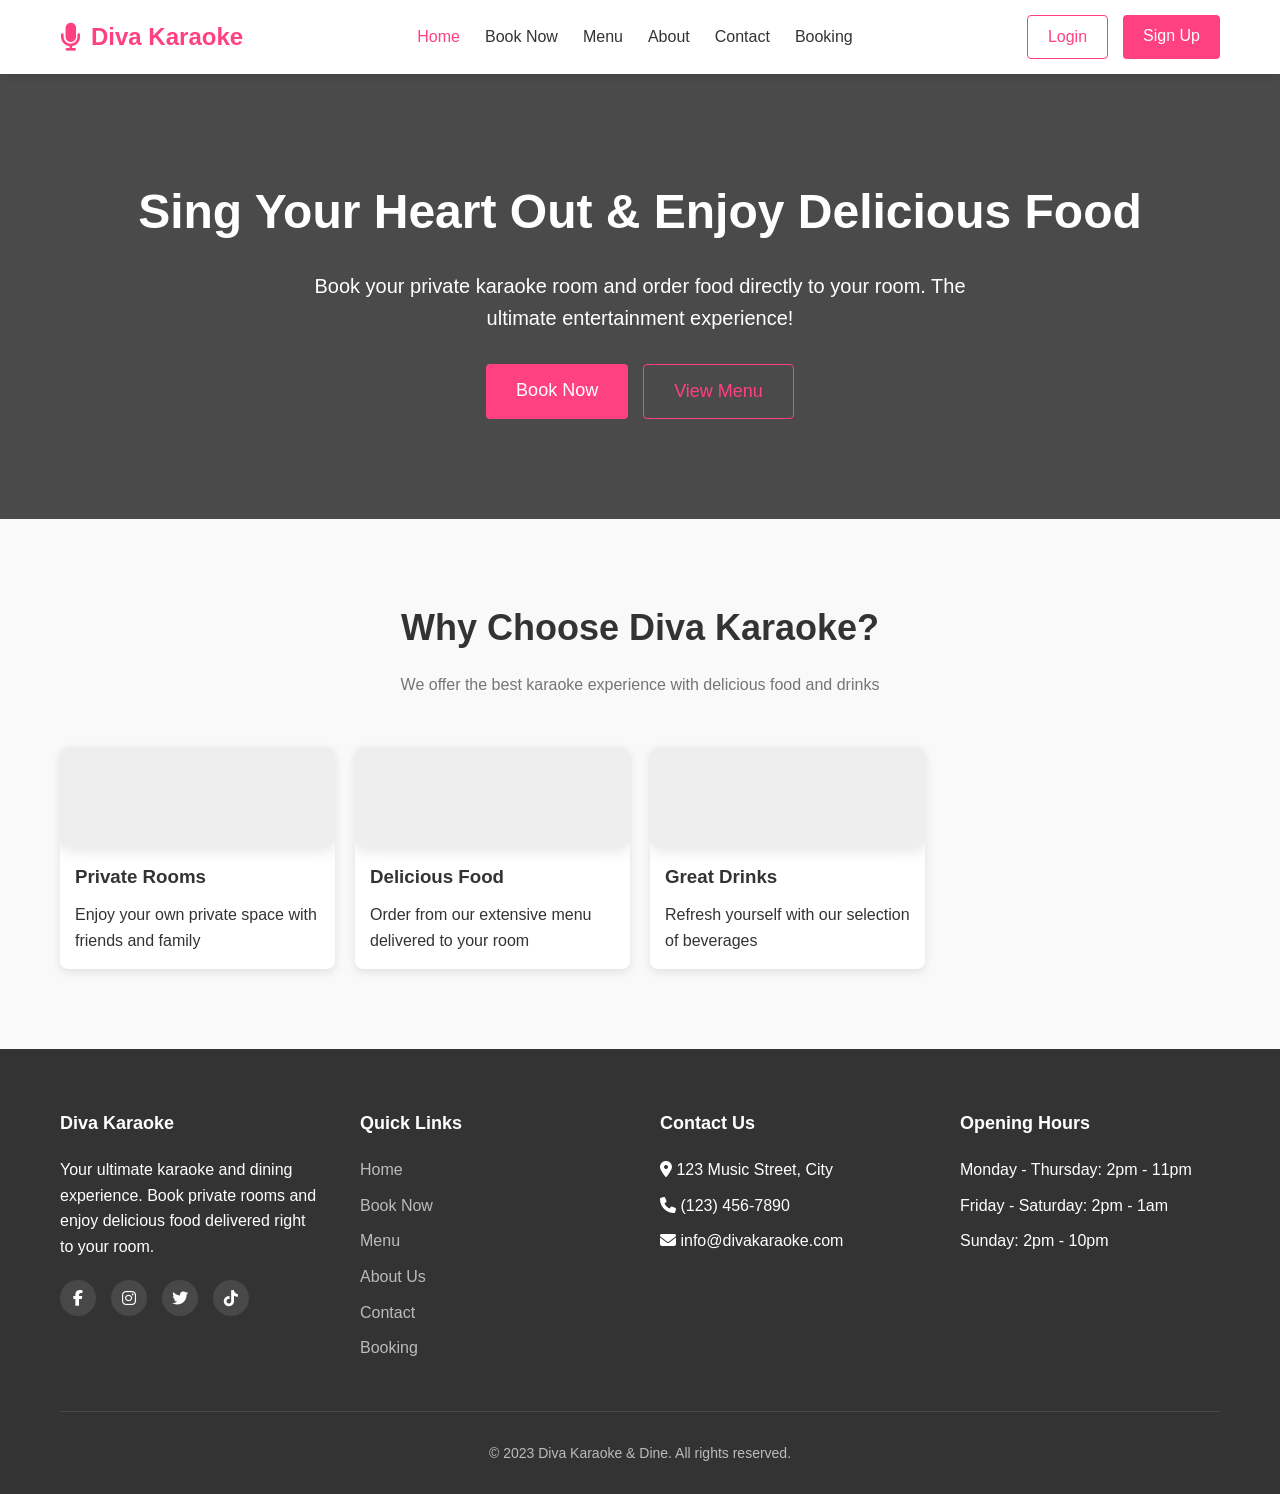
<file: index.html>
<!DOCTYPE html>
<html lang="en">
<head>
    <meta charset="UTF-8">
    <meta name="viewport" content="width=device-width, initial-scale=1.0">
    <title>Diva Karaoke | Karaoke & Food</title>
    <link rel="stylesheet" href="https://cdnjs.cloudflare.com/ajax/libs/font-awesome/6.4.0/css/all.min.css">
    <link rel="stylesheet" href="style.css">
</head>
<body>
    <!-- Header -->
    <header>
        <div class="container">
            <div class="header-content">
                <a href="index.html" class="logo">
                    <i class="fas fa-microphone"></i>
                    <span>Diva Karaoke</span>
                </a>
                <nav>
                    <ul>
                        <li><a href="index.html" class="active">Home</a></li>
                        <li><a href="booking.html">Book Now</a></li>
                        <li><a href="menu.html">Menu</a></li>
                        <li><a href="about.html">About</a></li>
                        <li><a href="contact.html">Contact</a></li>
                        <li><a href="booking-details.html" >Booking</a></li>
                    </ul>
                </nav>
                <div class="auth-buttons">
                    <a href="#" class="btn btn-outline">Login</a>
                    <a href="#" class="btn btn-primary">Sign Up</a>
                </div>
            </div>
        </div>
    </header>

    <!-- Hero Section -->
    <section class="hero">
        <div class="container">
            <h1>Sing Your Heart Out & Enjoy Delicious Food</h1>
            <p>Book your private karaoke room and order food directly to your room. The ultimate entertainment experience!</p>
            <div class="hero-buttons">
                <a href="booking.html" class="btn btn-primary btn-large">Book Now</a>
                <a href="#" class="btn btn-outline btn-large">View Menu</a>
            </div>
        </div>
    </section>

    <!-- Features Section -->
    <section class="section">
        <div class="container">
            <div class="section-title">
                <h2>Why Choose Diva Karaoke?</h2>
                <p>We offer the best karaoke experience with delicious food and drinks</p>
            </div>
            
            <div class="room-selection">
                <div class="room-card">
                    <div class="room-image" style="background-image: url('https://images.unsplash.com/photo-1516450360452-9312f5e86fc7?ixlib=rb-4.0.3&auto=format&fit=crop&w=1350&q=80');"></div>
                    <div class="room-details">
                        <h3>Private Rooms</h3>
                        <p>Enjoy your own private space with friends and family</p>
                    </div>
                </div>
                
                <div class="room-card">
                    <div class="room-image" style="background-image: url('https://images.unsplash.com/photo-1565299624946-b28f40a0ca4b?ixlib=rb-4.0.3&auto=format&fit=crop&w=1350&q=80');"></div>
                    <div class="room-details">
                        <h3>Delicious Food</h3>
                        <p>Order from our extensive menu delivered to your room</p>
                    </div>
                </div>
                
                <div class="room-card">
                    <div class="room-image" style="background-image: url('https://images.unsplash.com/photo-1544145945-f90425340c7e?ixlib=rb-4.0.3&auto=format&fit=crop&w=1350&q=80');"></div>
                    <div class="room-details">
                        <h3>Great Drinks</h3>
                        <p>Refresh yourself with our selection of beverages</p>
                    </div>
                </div>
            </div>
        </div>
    </section>

    <!-- Footer -->
    <footer>
        <div class="container">
            <div class="footer-content">
                <div class="footer-column">
                    <h3>Diva Karaoke</h3>
                    <p>Your ultimate karaoke and dining experience. Book private rooms and enjoy delicious food delivered right to your room.</p>
                    <div class="social-links">
                        <a href="#"><i class="fab fa-facebook-f"></i></a>
                        <a href="#"><i class="fab fa-instagram"></i></a>
                        <a href="#"><i class="fab fa-twitter"></i></a>
                        <a href="#"><i class="fab fa-tiktok"></i></a>
                    </div>
                </div>
                
                <div class="footer-column">
                    <h3>Quick Links</h3>
                    <ul>
                        <li><a href="index.html">Home</a></li>
                        <li><a href="booking.html">Book Now</a></li>
                        <li><a href="menu.html">Menu</a></li>
                        <li><a href="about.html">About Us</a></li>
                        <li><a href="contact.html">Contact</a></li>
                        <li><a href="booking-details.html">Booking</a></li>
                    </ul>
                </div>
                
                <div class="footer-column">
                    <h3>Contact Us</h3>
                    <ul>
                        <li><i class="fas fa-map-marker-alt"></i> 123 Music Street, City</li>
                        <li><i class="fas fa-phone"></i> (123) 456-7890</li>
                        <li><i class="fas fa-envelope"></i> info@divakaraoke.com</li>
                    </ul>
                </div>
                
                <div class="footer-column">
                    <h3>Opening Hours</h3>
                    <ul>
                        <li>Monday - Thursday: 2pm - 11pm</li>
                        <li>Friday - Saturday: 2pm - 1am</li>
                        <li>Sunday: 2pm - 10pm</li>
                    </ul>
                </div>
            </div>
            
            <div class="copyright">
                <p>&copy; 2023 Diva Karaoke & Dine. All rights reserved.</p>
            </div>
        </div>
    </footer>

    <script src="script.js"></script>
</body>
</html>
</file>
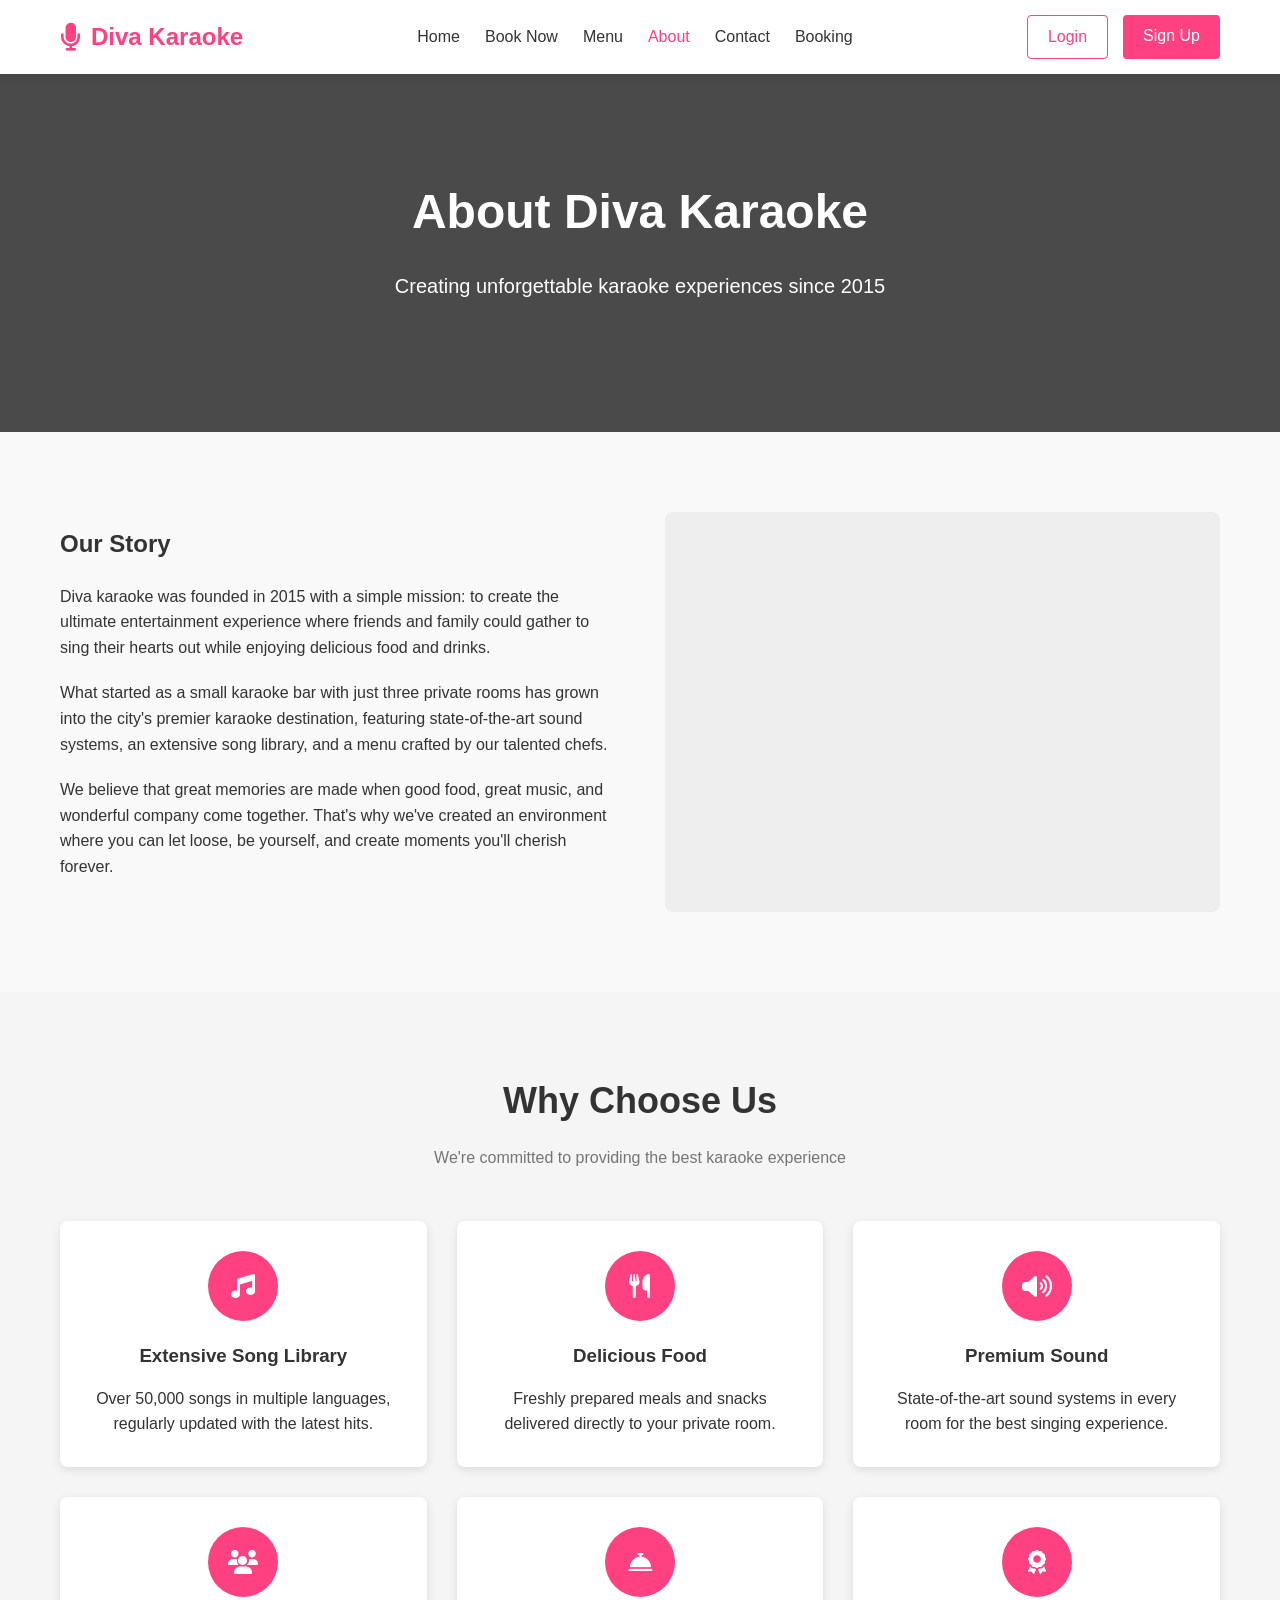
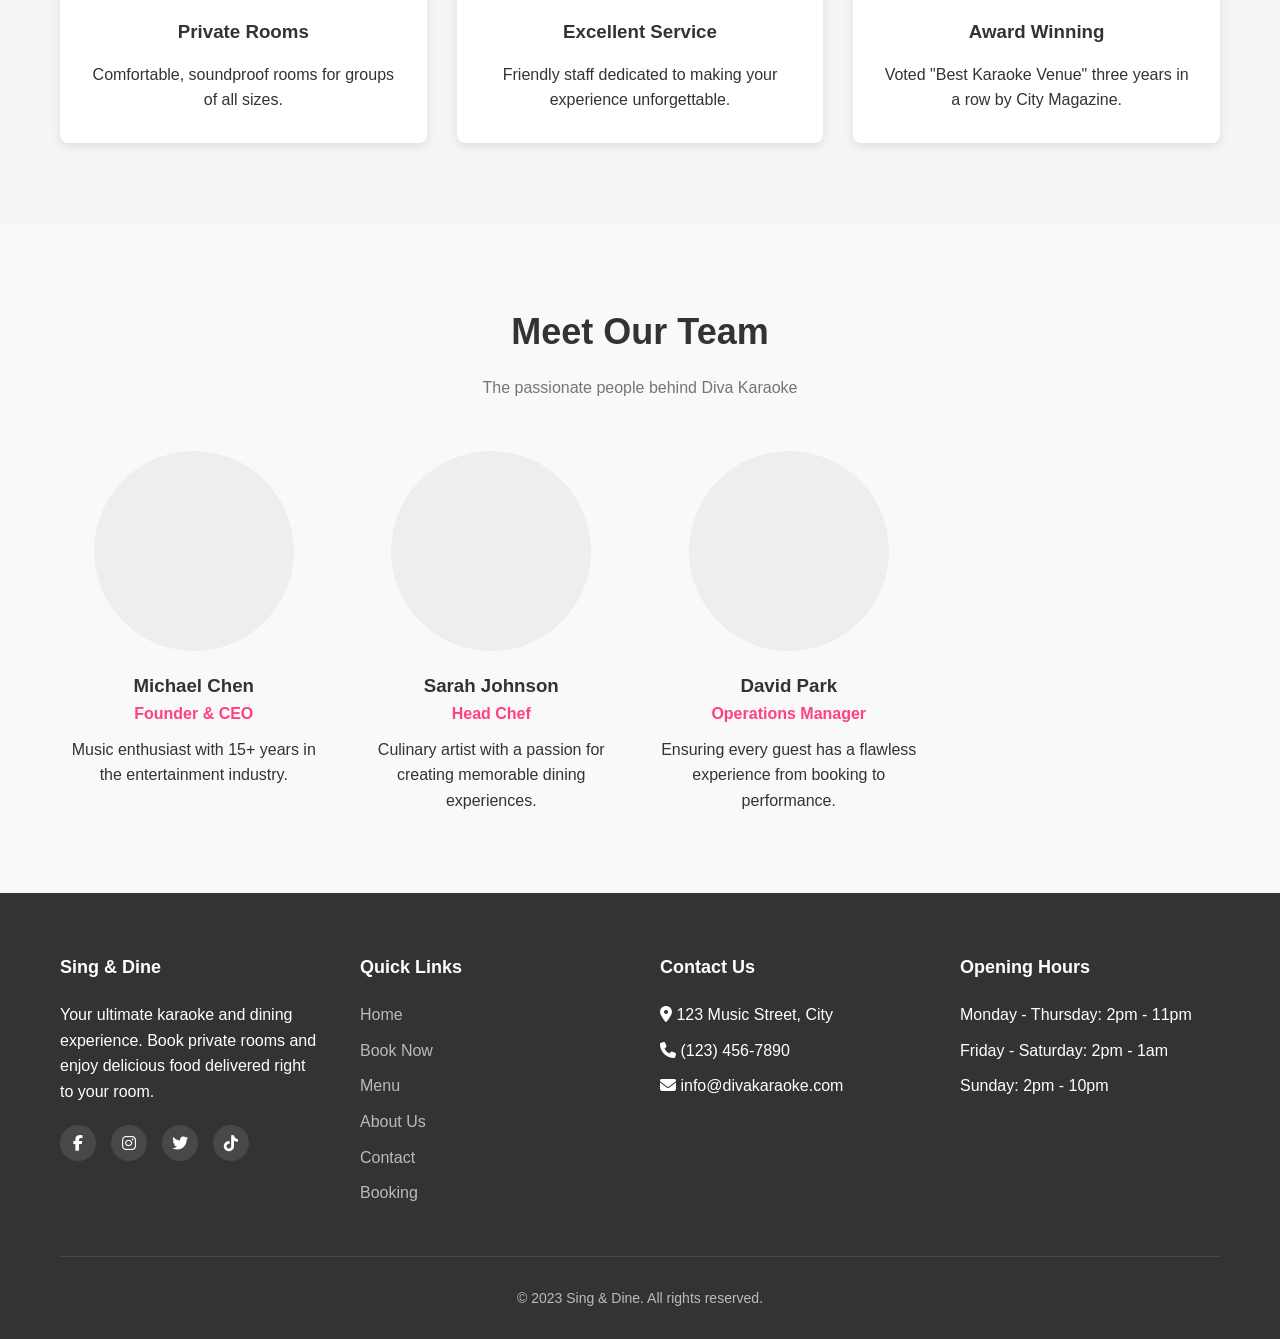
<file: about.html>
<!DOCTYPE html>
<html lang="en">
<head>
    <meta charset="UTF-8">
    <meta name="viewport" content="width=device-width, initial-scale=1.0">
    <title>About Us | Diva</title>
    <link rel="stylesheet" href="https://cdnjs.cloudflare.com/ajax/libs/font-awesome/6.4.0/css/all.min.css">
    <link rel="stylesheet" href="style.css">
</head>
<body>
    <!-- Header -->
    <header>
        <div class="container">
            <div class="header-content">
                <a href="index.html" class="logo">
                    <i class="fas fa-microphone"></i>
                    <span>Diva Karaoke</span>
                </a>
                <nav>
                    <ul>
                        <li><a href="index.html">Home</a></li>
                        <li><a href="booking.html">Book Now</a></li>
                        <li><a href="menu.html">Menu</a></li>
                        <li><a href="about.html" class="active">About</a></li>
                        <li><a href="contact.html">Contact</a></li>
                        <li><a href="booking-details.html">Booking</a></li>
                    </ul>
                </nav>
                <div class="auth-buttons">
                    <a href="#" class="btn btn-outline">Login</a>
                    <a href="#" class="btn btn-primary">Sign Up</a>
                </div>
            </div>
        </div>
    </header>

    <!-- About Hero Section -->
    <section class="hero" style="background: linear-gradient(rgba(0,0,0,0.7), rgba(0,0,0,0.7)), url('https://images.unsplash.com/photo-1516450360452-9312f5e86fc7?ixlib=rb-4.0.3&auto=format&fit=crop&w=1350&q=80');">
        <div class="container">
            <h1>About Diva Karaoke</h1>
            <p>Creating unforgettable karaoke experiences since 2015</p>
        </div>
    </section>

    <!-- About Content -->
    <section class="section">
        <div class="container">
            <div class="about-content">
                <div class="about-text">
                    <h2>Our Story</h2>
                    <p>Diva karaoke was founded in 2015 with a simple mission: to create the ultimate entertainment experience where friends and family could gather to sing their hearts out while enjoying delicious food and drinks.</p>
                    
                    <p>What started as a small karaoke bar with just three private rooms has grown into the city's premier karaoke destination, featuring state-of-the-art sound systems, an extensive song library, and a menu crafted by our talented chefs.</p>
                    
                    <p>We believe that great memories are made when good food, great music, and wonderful company come together. That's why we've created an environment where you can let loose, be yourself, and create moments you'll cherish forever.</p>
                </div>
                
                <div class="about-image">
                    <div class="image-placeholder" style="background-image: url('https://images.unsplash.com/photo-1571019613454-1cb2f99b2d8b?ixlib=rb-4.0.3&auto=format&fit=crop&w=1350&q=80');"></div>
                </div>
            </div>
        </div>
    </section>

    <!-- Features Section -->
    <section class="section" style="background-color: #f5f5f5;">
        <div class="container">
            <div class="section-title">
                <h2>Why Choose Us</h2>
                <p>We're committed to providing the best karaoke experience</p>
            </div>
            
            <div class="features-grid">
                <div class="feature-card">
                    <div class="feature-icon">
                        <i class="fas fa-music"></i>
                    </div>
                    <h3>Extensive Song Library</h3>
                    <p>Over 50,000 songs in multiple languages, regularly updated with the latest hits.</p>
                </div>
                
                <div class="feature-card">
                    <div class="feature-icon">
                        <i class="fas fa-utensils"></i>
                    </div>
                    <h3>Delicious Food</h3>
                    <p>Freshly prepared meals and snacks delivered directly to your private room.</p>
                </div>
                
                <div class="feature-card">
                    <div class="feature-icon">
                        <i class="fas fa-volume-up"></i>
                    </div>
                    <h3>Premium Sound</h3>
                    <p>State-of-the-art sound systems in every room for the best singing experience.</p>
                </div>
                
                <div class="feature-card">
                    <div class="feature-icon">
                        <i class="fas fa-users"></i>
                    </div>
                    <h3>Private Rooms</h3>
                    <p>Comfortable, soundproof rooms for groups of all sizes.</p>
                </div>
                
                <div class="feature-card">
                    <div class="feature-icon">
                        <i class="fas fa-concierge-bell"></i>
                    </div>
                    <h3>Excellent Service</h3>
                    <p>Friendly staff dedicated to making your experience unforgettable.</p>
                </div>
                
                <div class="feature-card">
                    <div class="feature-icon">
                        <i class="fas fa-award"></i>
                    </div>
                    <h3>Award Winning</h3>
                    <p>Voted "Best Karaoke Venue" three years in a row by City Magazine.</p>
                </div>
            </div>
        </div>
    </section>

    <!-- Team Section -->
    <section class="section">
        <div class="container">
            <div class="section-title">
                <h2>Meet Our Team</h2>
                <p>The passionate people behind Diva Karaoke</p>
            </div>
            
            <div class="team-grid">
                <div class="team-member">
                    <div class="member-photo" style="background-image: url('https://images.unsplash.com/photo-1507003211169-0a1dd7228f2d?ixlib=rb-4.0.3&auto=format&fit=crop&w=1350&q=80');"></div>
                    <h3>Michael Chen</h3>
                    <p class="member-role">Founder & CEO</p>
                    <p>Music enthusiast with 15+ years in the entertainment industry.</p>
                </div>
                
                <div class="team-member">
                    <div class="member-photo" style="background-image: url('https://images.unsplash.com/photo-1494790108755-2616b612b786?ixlib=rb-4.0.3&auto=format&fit=crop&w=1350&q=80');"></div>
                    <h3>Sarah Johnson</h3>
                    <p class="member-role">Head Chef</p>
                    <p>Culinary artist with a passion for creating memorable dining experiences.</p>
                </div>
                
                <div class="team-member">
                    <div class="member-photo" style="background-image: url('https://images.unsplash.com/photo-1472099645785-5658abf4ff4e?ixlib=rb-4.0.3&auto=format&fit=crop&w=1350&q=80');"></div>
                    <h3>David Park</h3>
                    <p class="member-role">Operations Manager</p>
                    <p>Ensuring every guest has a flawless experience from booking to performance.</p>
                </div>
            </div>
        </div>
    </section>

    <!-- Footer -->
    <footer>
        <div class="container">
            <div class="footer-content">
                <div class="footer-column">
                    <h3>Sing & Dine</h3>
                    <p>Your ultimate karaoke and dining experience. Book private rooms and enjoy delicious food delivered right to your room.</p>
                    <div class="social-links">
                        <a href="#"><i class="fab fa-facebook-f"></i></a>
                        <a href="#"><i class="fab fa-instagram"></i></a>
                        <a href="#"><i class="fab fa-twitter"></i></a>
                        <a href="#"><i class="fab fa-tiktok"></i></a>
                    </div>
                </div>
                
                <div class="footer-column">
                    <h3>Quick Links</h3>
                    <ul>
                        <li><a href="index.html">Home</a></li>
                        <li><a href="booking.html">Book Now</a></li>
                        <li><a href="menu.html">Menu</a></li>
                        <li><a href="about.html">About Us</a></li>
                        <li><a href="contact.html">Contact</a></li>
                        <li><a href="booking-details.html">Booking</a></li>
                    </ul>
                </div>
                
                <div class="footer-column">
                    <h3>Contact Us</h3>
                    <ul>
                        <li><i class="fas fa-map-marker-alt"></i> 123 Music Street, City</li>
                        <li><i class="fas fa-phone"></i> (123) 456-7890</li>
                        <li><i class="fas fa-envelope"></i> info@divakaraoke.com</li>
                    </ul>
                </div>
                
                <div class="footer-column">
                    <h3>Opening Hours</h3>
                    <ul>
                        <li>Monday - Thursday: 2pm - 11pm</li>
                        <li>Friday - Saturday: 2pm - 1am</li>
                        <li>Sunday: 2pm - 10pm</li>
                    </ul>
                </div>
            </div>
            
            <div class="copyright">
                <p>&copy; 2023 Sing & Dine. All rights reserved.</p>
            </div>
        </div>
    </footer>

    <script src="script.js"></script>
</body>
</html>
</file>
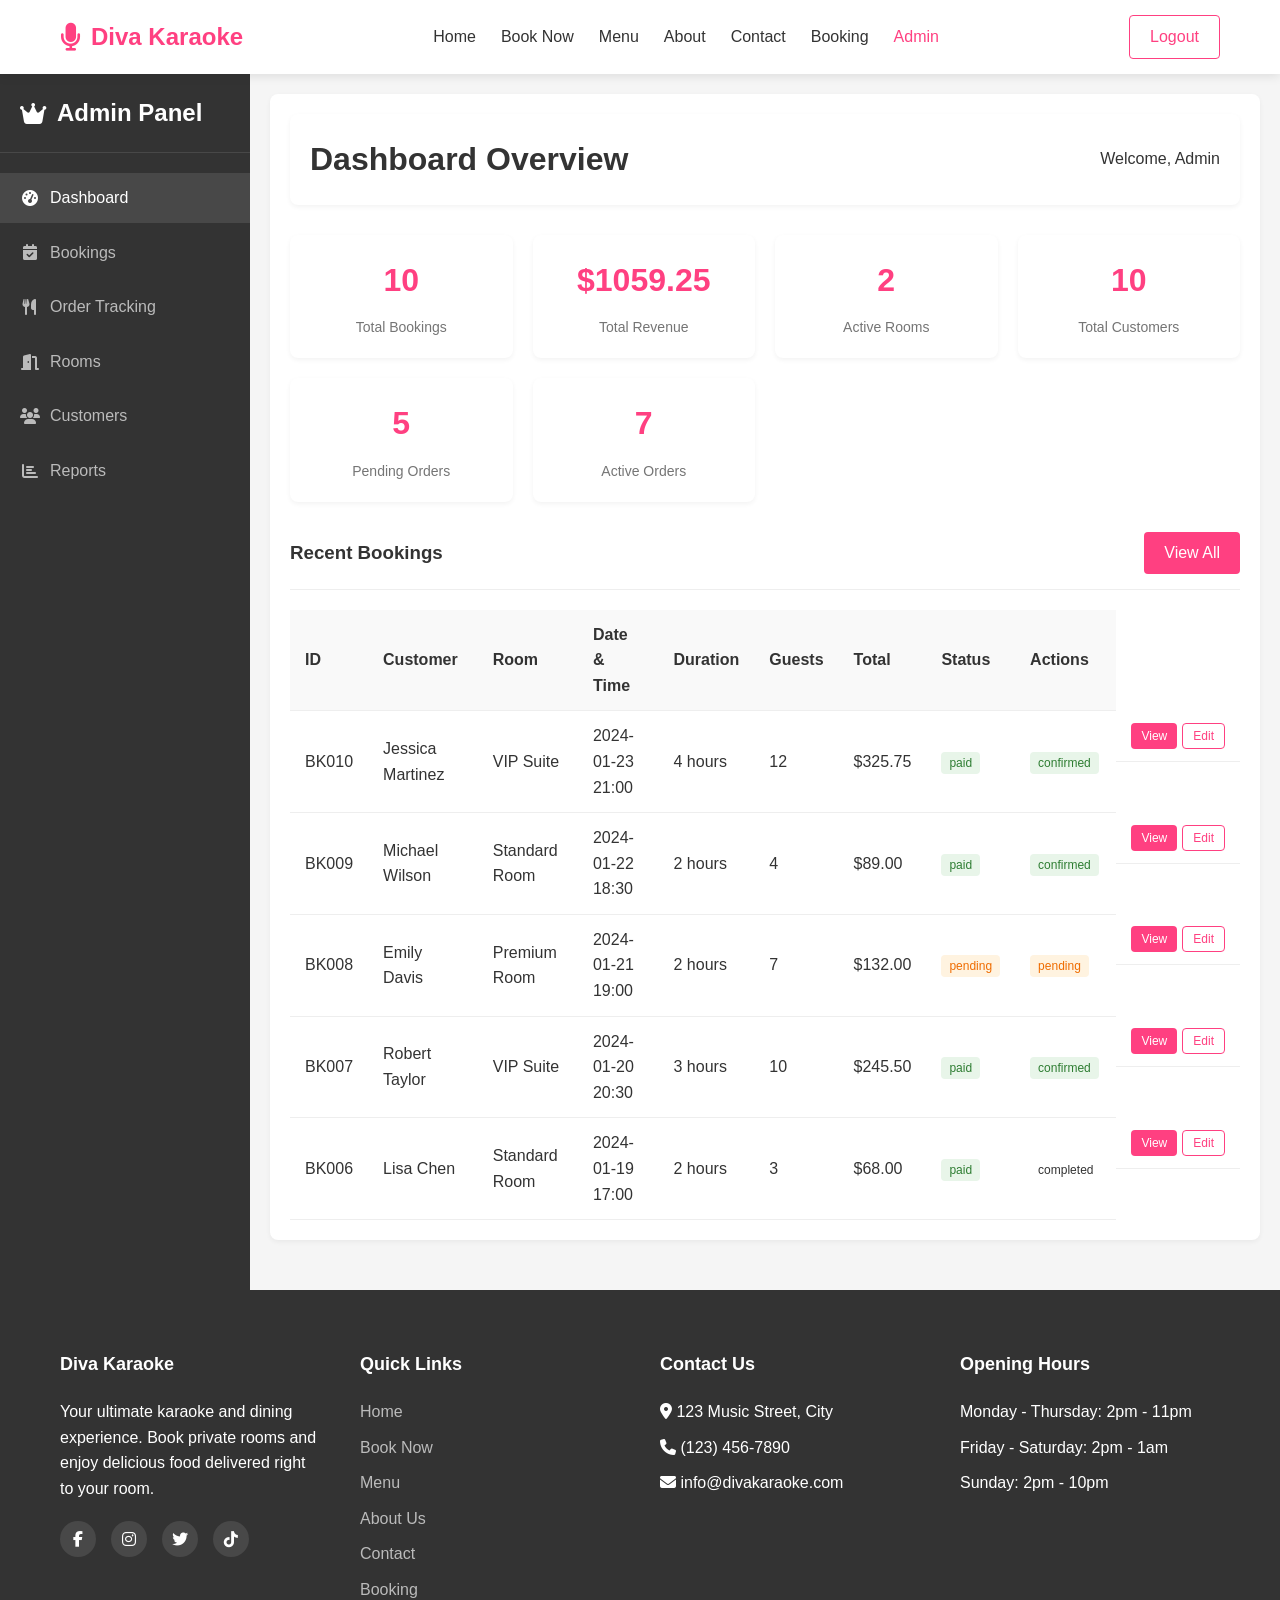
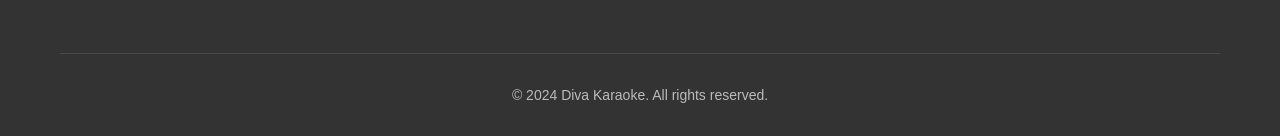
<file: admin.html>
<!DOCTYPE html>
<html lang="en">
<head>
    <meta charset="UTF-8">
    <meta name="viewport" content="width=device-width, initial-scale=1.0">
    <title>Admin Dashboard | Diva Karaoke</title>
    <link rel="stylesheet" href="https://cdnjs.cloudflare.com/ajax/libs/font-awesome/6.4.0/css/all.min.css">
    <link rel="stylesheet" href="style.css">
</head>
<body>
    <!-- Header -->
    <header>
        <div class="container">
            <div class="header-content">
                <a href="index.html" class="logo">
                    <i class="fas fa-microphone"></i>
                    <span>Diva Karaoke</span>
                </a>
                <nav>
                    <ul>
                        <li><a href="index.html">Home</a></li>
                        <li><a href="booking.html">Book Now</a></li>
                        <li><a href="menu.html">Menu</a></li>
                        <li><a href="about.html">About</a></li>
                        <li><a href="contact.html">Contact</a></li>
                        <li><a href="booking-details.html">Booking</a></li>
                        <li><a href="admin.html" class="active">Admin</a></li>
                    </ul>
                </nav>
                <div class="auth-buttons">
                    <a href="#" class="btn btn-outline">Logout</a>
                </div>
            </div>
        </div>
    </header>

    <!-- Admin Dashboard -->
    <div class="admin-container">
        <!-- Sidebar -->
        <div class="admin-sidebar">
            <div class="admin-logo">
                <h2><i class="fas fa-crown"></i> Admin Panel</h2>
            </div>
            <ul class="admin-menu">
                <li><a href="#" data-section="dashboard" class="active"><i class="fas fa-tachometer-alt"></i> Dashboard</a></li>
                <li><a href="#" data-section="bookings"><i class="fas fa-calendar-check"></i> Bookings</a></li>
                <li><a href="#" data-section="orders"><i class="fas fa-utensils"></i> Order Tracking</a></li>
                <li><a href="#" data-section="rooms"><i class="fas fa-door-open"></i> Rooms</a></li>
                <li><a href="#" data-section="customers"><i class="fas fa-users"></i> Customers</a></li>
                <li><a href="#" data-section="reports"><i class="fas fa-chart-bar"></i> Reports</a></li>
            </ul>
        </div>

        <!-- Main Content -->
        <div class="admin-content">
            <!-- Dashboard Section -->
            <div id="dashboard" class="admin-section">
                <div class="admin-header">
                    <h1>Dashboard Overview</h1>
                    <div class="admin-actions">
                        <span>Welcome, Admin</span>
                    </div>
                </div>

                <div class="admin-stats">
                    <div class="stat-card">
                        <div class="stat-number" id="total-bookings">0</div>
                        <div class="stat-label">Total Bookings</div>
                    </div>
                    <div class="stat-card">
                        <div class="stat-number" id="total-revenue">$0.00</div>
                        <div class="stat-label">Total Revenue</div>
                    </div>
                    <div class="stat-card">
                        <div class="stat-number" id="active-rooms">0</div>
                        <div class="stat-label">Active Rooms</div>
                    </div>
                    <div class="stat-card">
                        <div class="stat-number" id="total-customers">0</div>
                        <div class="stat-label">Total Customers</div>
                    </div>
                    <div class="stat-card">
                        <div class="stat-number" id="pending-orders">0</div>
                        <div class="stat-label">Pending Orders</div>
                    </div>
                    <div class="stat-card">
                        <div class="stat-number" id="active-orders">0</div>
                        <div class="stat-label">Active Orders</div>
                    </div>
                </div>

                <div class="section-header">
                    <h3>Recent Bookings</h3>
                    <a href="#" class="btn btn-primary">View All</a>
                </div>
                <div class="table-responsive">
                    <table class="data-table">
                        <thead>
                            <tr>
                                <th>ID</th>
                                <th>Customer</th>
                                <th>Room</th>
                                <th>Date & Time</th>
                                <th>Duration</th>
                                <th>Guests</th>
                                <th>Total</th>
                                <th>Status</th>
                                <th>Actions</th>
                            </tr>
                        </thead>
                        <tbody id="bookings-tbody">
                            <!-- Bookings will be populated by JavaScript -->
                        </tbody>
                    </table>
                </div>
            </div>

            <!-- Bookings Section -->
            <div id="bookings" class="admin-section" style="display: none;">
                <div class="section-header">
                    <h3>Manage Bookings</h3>
                    <div class="filter-options">
                        <select class="form-control" id="booking-status-filter" style="width: auto;">
                            <option value="all">All Status</option>
                            <option value="confirmed">Confirmed</option>
                            <option value="pending">Pending</option>
                            <option value="cancelled">Cancelled</option>
                            <option value="completed">Completed</option>
                        </select>
                        <input type="date" class="form-control" id="booking-date-filter" style="width: auto;">
                    </div>
                </div>
                <div class="table-responsive">
                    <table class="data-table">
                        <thead>
                            <tr>
                                <th>ID</th>
                                <th>Customer</th>
                                <th>Room</th>
                                <th>Date & Time</th>
                                <th>Duration</th>
                                <th>Guests</th>
                                <th>Total</th>
                                <th>Payment</th>
                                <th>Status</th>
                                <th>Actions</th>
                            </tr>
                        </thead>
                        <tbody id="bookings-tbody-full">
                            <!-- Full bookings list will be populated by JavaScript -->
                        </tbody>
                    </table>
                </div>
            </div>

            <!-- Order Tracking Section -->
            <div id="orders" class="admin-section" style="display: none;">
                <div class="section-header">
                    <h3>Order Tracking & Management</h3>
                    <div class="filter-options">
                        <select class="form-control" id="order-status-filter" style="width: auto;">
                            <option value="all">All Orders</option>
                            <option value="pending">Pending</option>
                            <option value="preparing">Preparing</option>
                            <option value="ready">Ready</option>
                            <option value="delivered">Delivered</option>
                        </select>
                    </div>
                </div>
                
                <div class="orders-grid">
                    <div class="order-card">
                        <div class="order-header">
                            <h4>Order #BK001</h4>
                            <span class="status-badge status-preparing">Preparing</span>
                        </div>
                        <div class="order-details">
                            <p><strong>Customer:</strong> John Doe</p>
                            <p><strong>Room:</strong> Standard Room (19:00-21:00)</p>
                            <p><strong>Order Time:</strong> 18:45</p>
                        </div>
                        <div class="order-items">
                            <h5>Food Items:</h5>
                            <div class="order-item">
                                <span>Chicken Wings</span>
                                <select class="status-select" onchange="updateFoodStatus('BK001', 'Chicken Wings', this.value)">
                                    <option value="pending">Pending</option>
                                    <option value="preparing" selected>Preparing</option>
                                    <option value="ready">Ready</option>
                                    <option value="delivered">Delivered</option>
                                </select>
                            </div>
                            <div class="order-item">
                                <span>Soft Drinks</span>
                                <select class="status-select" onchange="updateFoodStatus('BK001', 'Soft Drinks', this.value)">
                                    <option value="pending">Pending</option>
                                    <option value="preparing">Preparing</option>
                                    <option value="ready" selected>Ready</option>
                                    <option value="delivered">Delivered</option>
                                </select>
                            </div>
                        </div>
                        <div class="order-customizations">
                            <h5>Customizations:</h5>
                            <p>Extra microphone, Birthday decorations</p>
                        </div>
                        <div class="order-actions">
                            <button class="btn btn-primary btn-sm" onclick="updateOrderStatus('BK001', 'ready')">Mark as Ready</button>
                            <button class="btn btn-success btn-sm" onclick="updateOrderStatus('BK001', 'delivered')">Mark Delivered</button>
                        </div>
                    </div>
                    
                    <div class="order-card">
                        <div class="order-header">
                            <h4>Order #BK002</h4>
                            <span class="status-badge status-pending">Pending</span>
                        </div>
                        <div class="order-details">
                            <p><strong>Customer:</strong> Jane Smith</p>
                            <p><strong>Room:</strong> Premium Room (20:00-23:00)</p>
                            <p><strong>Order Time:</strong> 19:30</p>
                        </div>
                        <div class="order-items">
                            <h5>Food Items:</h5>
                            <div class="order-item">
                                <span>Margherita Pizza</span>
                                <select class="status-select" onchange="updateFoodStatus('BK002', 'Margherita Pizza', this.value)">
                                    <option value="pending" selected>Pending</option>
                                    <option value="preparing">Preparing</option>
                                    <option value="ready">Ready</option>
                                    <option value="delivered">Delivered</option>
                                </select>
                            </div>
                            <div class="order-item">
                                <span>Fruit Smoothie</span>
                                <select class="status-select" onchange="updateFoodStatus('BK002', 'Fruit Smoothie', this.value)">
                                    <option value="pending" selected>Pending</option>
                                    <option value="preparing">Preparing</option>
                                    <option value="ready">Ready</option>
                                    <option value="delivered">Delivered</option>
                                </select>
                            </div>
                        </div>
                        <div class="order-customizations">
                            <h5>Customizations:</h5>
                            <p>None</p>
                        </div>
                        <div class="order-actions">
                            <button class="btn btn-primary btn-sm" onclick="updateOrderStatus('BK002', 'preparing')">Start Preparation</button>
                        </div>
                    </div>
                    
                    <div class="order-card">
                        <div class="order-header">
                            <h4>Order #BK004</h4>
                            <span class="status-badge status-ready">Ready</span>
                        </div>
                        <div class="order-details">
                            <p><strong>Customer:</strong> Sarah Wilson</p>
                            <p><strong>Room:</strong> Standard Room (21:00-23:00)</p>
                            <p><strong>Order Time:</strong> 20:15</p>
                        </div>
                        <div class="order-items">
                            <h5>Food Items:</h5>
                            <div class="order-item">
                                <span>Beef Burger</span>
                                <span class="status-badge status-ready">Ready</span>
                            </div>
                            <div class="order-item">
                                <span>French Fries</span>
                                <span class="status-badge status-ready">Ready</span>
                            </div>
                        </div>
                        <div class="order-customizations">
                            <h5>Customizations:</h5>
                            <p>Extra ketchup</p>
                        </div>
                        <div class="order-actions">
                            <button class="btn btn-success btn-sm" onclick="updateOrderStatus('BK004', 'delivered')">Mark Delivered</button>
                        </div>
                    </div>
                </div>
            </div>

            <!-- Rooms Section -->
            <div id="rooms" class="admin-section" style="display: none;">
                <div class="section-header">
                    <h3>Manage Rooms</h3>
                    <button class="btn btn-primary" id="add-room-btn">
                        <i class="fas fa-plus"></i> Add Room
                    </button>
                </div>
                <div class="table-responsive">
                    <table class="data-table">
                        <thead>
                            <tr>
                                <th>ID</th>
                                <th>Name</th>
                                <th>Type</th>
                                <th>Capacity</th>
                                <th>Price</th>
                                <th>Status</th>
                                <th>Actions</th>
                            </tr>
                        </thead>
                        <tbody id="rooms-tbody">
                            <!-- Rooms will be populated by JavaScript -->
                        </tbody>
                    </table>
                </div>
            </div>

            <!-- Customers Section -->
            <div id="customers" class="admin-section" style="display: none;">
                <div class="section-header">
                    <h3>Manage Customers</h3>
                    <div class="search-box">
                        <input type="text" class="form-control" placeholder="Search customers..." id="customer-search">
                    </div>
                </div>
                <div class="table-responsive">
                    <table class="data-table">
                        <thead>
                            <tr>
                                <th>ID</th>
                                <th>Name</th>
                                <th>Email</th>
                                <th>Phone</th>
                                <th>Bookings</th>
                                <th>Status</th>
                                <th>Join Date</th>
                                <th>Actions</th>
                            </tr>
                        </thead>
                        <tbody id="customers-tbody">
                            <!-- Customers will be populated by JavaScript -->
                        </tbody>
                    </table>
                </div>
            </div>

            <!-- Reports Section -->
            <div id="reports" class="admin-section" style="display: none;"> 
                <div class="section-header">
                    <h3>Reports & Analytics</h3>
                    <div class="report-actions">
                        <button class="btn btn-outline">Export CSV</button>
                        <button class="btn btn-primary">Generate Report</button>
                    </div>
                </div>
                <div class="report-content">
                    <p>Reports and analytics will be displayed here.</p>
                    <!-- Add charts and reports content -->
                </div>
            </div>
        </div>
    </div>

    <!-- Room Modal -->
    <div class="modal" id="room-modal">
        <div class="modal-content">
            <div class="modal-header">
                <h3 id="modal-title">Add New Room</h3>
                <button class="close-modal">&times;</button>
            </div>
            <form id="room-form">
                <div class="modal-body">
                    <input type="hidden" id="room-id">
                    <div class="form-group">
                        <label for="room-name">Room Name</label>
                        <input type="text" id="room-name" name="name" class="form-control" required>
                    </div>
                    <div class="form-row">
                        <div class="form-group">
                            <label for="room-type">Room Type</label>
                            <select id="room-type" name="type" class="form-control" required>
                                <option value="standard">Standard</option>
                                <option value="premium">Premium</option>
                                <option value="vip">VIP Suite</option>
                            </select>
                        </div>
                        <div class="form-group">
                            <label for="room-capacity">Capacity</label>
                            <input type="number" id="room-capacity" name="capacity" class="form-control" min="2" max="20" required>
                        </div>
                    </div>
                    <div class="form-row">
                        <div class="form-group">
                            <label for="room-price">Price per Hour ($)</label>
                            <input type="number" id="room-price" name="price" class="form-control" min="0" step="0.01" required>
                        </div>
                        <div class="form-group">
                            <label for="room-status">Status</label>
                            <select id="room-status" name="status" class="form-control" required>
                                <option value="available">Available</option>
                                <option value="maintenance">Maintenance</option>
                                <option value="unavailable">Unavailable</option>
                            </select>
                        </div>
                    </div>
                    <div class="form-group">
                        <label for="room-amenities">Amenities (comma separated)</label>
                        <textarea id="room-amenities" name="amenities" class="form-control" rows="3"></textarea>
                    </div>
                    <div class="form-group">
                        <label>Room Images</label>
                        <div class="room-images" id="room-images">
                            <!-- Room images will be added here -->
                        </div>
                        <button type="button" class="btn btn-outline" onclick="addRoomImage()">
                            <i class="fas fa-plus"></i> Add Image
                        </button>
                    </div>
                </div>
                <div class="modal-footer">
                    <button type="button" class="btn btn-outline" onclick="closeAllModals()">Cancel</button>
                    <button type="submit" class="btn btn-primary">Save Room</button>
                </div>
            </form>
        </div>
    </div>

    <!-- Customer Details Modal -->
    <div class="modal" id="customer-modal">
        <div class="modal-content customer-details-modal">
            <div class="modal-header">
                <h3 id="customer-modal-title">Customer Details</h3>
                <button class="close-modal">&times;</button>
            </div>
            <div class="modal-body">
                <div class="customer-info">
                    <div class="form-group">
                        <label>Customer ID</label>
                        <p id="customer-detail-id">C001</p>
                    </div>
                    <div class="form-group">
                        <label>Name</label>
                        <p id="customer-detail-name">John Doe</p>
                    </div>
                    <div class="form-group">
                        <label>Email</label>
                        <p id="customer-detail-email">john@example.com</p>
                    </div>
                    <div class="form-group">
                        <label>Phone</label>
                        <p id="customer-detail-phone">+1234567890</p>
                    </div>
                    <div class="form-group">
                        <label>Status</label>
                        <p id="customer-detail-status"><span class="customer-status-badge status-active">Active</span></p>
                    </div>
                    <div class="form-group">
                        <label>Total Bookings</label>
                        <p id="customer-detail-bookings">5</p>
                    </div>
                    <div class="form-group">
                        <label>Join Date</label>
                        <p id="customer-detail-join-date">2023-05-15</p>
                    </div>
                </div>
                
                <div class="customer-bookings">
                    <h4>Booking History</h4>
                    <div id="customer-bookings-list">
                        <!-- Customer bookings will be populated here -->
                    </div>
                </div>
            </div>
            <div class="modal-footer">
                <button type="button" class="btn btn-outline" onclick="closeAllModals()">Close</button>
                <button type="button" class="btn btn-primary" onclick="editCustomerFromModal()">Edit Customer</button>
            </div>
        </div>
    </div>

    <!-- Footer -->
    <footer>
        <div class="container">
            <div class="footer-content">
                <div class="footer-column">
                    <h3>Diva Karaoke</h3>
                    <p>Your ultimate karaoke and dining experience. Book private rooms and enjoy delicious food delivered right to your room.</p>
                    <div class="social-links">
                        <a href="#"><i class="fab fa-facebook-f"></i></a>
                        <a href="#"><i class="fab fa-instagram"></i></a>
                        <a href="#"><i class="fab fa-twitter"></i></a>
                        <a href="#"><i class="fab fa-tiktok"></i></a>
                    </div>
                </div>
                
                <div class="footer-column">
                    <h3>Quick Links</h3>
                    <ul>
                          <li><a href="index.html">Home</a></li>
                        <li><a href="booking.html">Book Now</a></li>
                        <li><a href="menu.html">Menu</a></li>
                        <li><a href="about.html">About Us</a></li>
                        <li><a href="contact.html">Contact</a></li>
                        <li><a href="booking-details.html">Booking</a></li>
                    </ul>
                </div>
                
                <div class="footer-column">
                    <h3>Contact Us</h3>
                    <ul>
                        <li><i class="fas fa-map-marker-alt"></i> 123 Music Street, City</li>
                        <li><i class="fas fa-phone"></i> (123) 456-7890</li>
                        <li><i class="fas fa-envelope"></i> info@divakaraoke.com</li>
                    </ul>
                </div>
                
                <div class="footer-column">
                    <h3>Opening Hours</h3>
                    <ul>
                        <li>Monday - Thursday: 2pm - 11pm</li>
                        <li>Friday - Saturday: 2pm - 1am</li>
                        <li>Sunday: 2pm - 10pm</li>
                    </ul>
                </div>
            </div>
            
            <div class="copyright">
                <p>&copy; 2024 Diva Karaoke. All rights reserved.</p>
            </div>
        </div>
    </footer>

    <script src="script.js"></script>
    <script>
        // Enhanced Admin Functions
        function updateOrderStatus(bookingId, status) {
            const booking = adminData.bookings.find(b => b.id === bookingId);
            if (booking) {
                booking.orderStatus = status;
                alert(`Order ${bookingId} status updated to: ${status}`);
                renderOrdersSection();
            }
        }

        function updateFoodStatus(bookingId, foodName, status) {
            const booking = adminData.bookings.find(b => b.id === bookingId);
            if (booking && booking.food) {
                const foodItem = booking.food.find(f => f.name === foodName);
                if (foodItem) {
                    foodItem.status = status;
                }
            }
        }

        function renderOrdersSection() {
            const ordersGrid = document.querySelector('.orders-grid');
            if (ordersGrid) {
                // Filter orders based on status
                const statusFilter = document.getElementById('order-status-filter').value;
                let filteredOrders = adminData.bookings;
                
                if (statusFilter !== 'all') {
                    filteredOrders = adminData.bookings.filter(booking => 
                        booking.orderStatus === statusFilter
                    );
                }
                
                ordersGrid.innerHTML = filteredOrders.map(booking => `
                    <div class="order-card">
                        <div class="order-header">
                            <h4>Order #${booking.id}</h4>
                            <span class="status-badge status-${booking.orderStatus}">${booking.orderStatus}</span>
                        </div>
                        <div class="order-details">
                            <p><strong>Customer:</strong> ${booking.customer}</p>
                            <p><strong>Room:</strong> ${booking.room} (${booking.time})</p>
                            <p><strong>Order Time:</strong> ${booking.time}</p>
                        </div>
                        <div class="order-items">
                            <h5>Food Items:</h5>
                            ${booking.food ? booking.food.map(item => `
                                <div class="order-item">
                                    <span>${item.name}</span>
                                    <select class="status-select" onchange="updateFoodStatus('${booking.id}', '${item.name}', this.value)">
                                        <option value="pending" ${item.status === 'pending' ? 'selected' : ''}>Pending</option>
                                        <option value="preparing" ${item.status === 'preparing' ? 'selected' : ''}>Preparing</option>
                                        <option value="ready" ${item.status === 'ready' ? 'selected' : ''}>Ready</option>
                                        <option value="delivered" ${item.status === 'delivered' ? 'selected' : ''}>Delivered</option>
                                    </select>
                                </div>
                            `).join('') : '<p>No food items</p>'}
                        </div>
                        <div class="order-customizations">
                            <h5>Customizations:</h5>
                            <p>${booking.customizations ? booking.customizations.join(', ') : 'None'}</p>
                        </div>
                        <div class="order-actions">
                            ${booking.orderStatus === 'pending' ? 
                                `<button class="btn btn-primary btn-sm" onclick="updateOrderStatus('${booking.id}', 'preparing')">Start Preparation</button>` : ''}
                            ${booking.orderStatus === 'preparing' ? 
                                `<button class="btn btn-primary btn-sm" onclick="updateOrderStatus('${booking.id}', 'ready')">Mark as Ready</button>` : ''}
                            ${booking.orderStatus === 'ready' ? 
                                `<button class="btn btn-success btn-sm" onclick="updateOrderStatus('${booking.id}', 'delivered')">Mark Delivered</button>` : ''}
                        </div>
                    </div>
                `).join('');
            }
        }

        function viewCustomerDetails(customerId) {
            const customer = adminData.customers.find(c => c.id === customerId);
            if (customer) {
                document.getElementById('customer-detail-id').textContent = customer.id;
                document.getElementById('customer-detail-name').textContent = customer.name;
                document.getElementById('customer-detail-email').textContent = customer.email;
                document.getElementById('customer-detail-phone').textContent = customer.phone;
                document.getElementById('customer-detail-status').innerHTML = 
                    `<span class="customer-status-badge status-${customer.status}">${customer.status}</span>`;
                document.getElementById('customer-detail-bookings').textContent = customer.bookings;
                document.getElementById('customer-detail-join-date').textContent = customer.joinDate;
                
                // Load customer bookings
                const customerBookings = adminData.bookings.filter(b => b.customerId === customerId);
                const bookingsList = document.getElementById('customer-bookings-list');
                bookingsList.innerHTML = customerBookings.map(booking => `
                    <div class="customer-booking">
                        <strong>${booking.id}</strong> - ${booking.room} on ${booking.date} at ${booking.time}
                        <br>Status: ${booking.status} | Payment: ${booking.paymentStatus}
                        ${booking.orderStatus ? `| Order: ${booking.orderStatus}` : ''}
                    </div>
                `).join('');
                
                document.getElementById('customer-modal').classList.add('active');
            }
        }

        function editCustomerFromModal() {
            const customerId = document.getElementById('customer-detail-id').textContent;
            editCustomer(customerId);
        }

        function toggleCustomerStatus(customerId) {
            const customer = adminData.customers.find(c => c.id === customerId);
            if (customer) {
                customer.status = customer.status === 'active' ? 'inactive' : 'active';
                renderCustomersTable();
                alert(`Customer ${customer.name} status updated to: ${customer.status}`);
            }
        }

        // Initialize enhanced admin features
        document.addEventListener('DOMContentLoaded', function() {
            // Order status filter
            const orderStatusFilter = document.getElementById('order-status-filter');
            if (orderStatusFilter) {
                orderStatusFilter.addEventListener('change', renderOrdersSection);
            }
            
            // Customer search
            const customerSearch = document.getElementById('customer-search');
            if (customerSearch) {
                customerSearch.addEventListener('input', function() {
                    renderCustomersTable(this.value);
                });
            }
        });

        function renderCustomersTable(searchTerm = '') {
            const tbody = document.getElementById('customers-tbody');
            if (!tbody) return;

            let filteredCustomers = adminData.customers;
            if (searchTerm) {
                filteredCustomers = adminData.customers.filter(customer =>
                    customer.name.toLowerCase().includes(searchTerm.toLowerCase()) ||
                    customer.email.toLowerCase().includes(searchTerm.toLowerCase()) ||
                    customer.phone.includes(searchTerm)
                );
            }

            tbody.innerHTML = filteredCustomers.map(customer => `
                <tr>
                    <td>${customer.id}</td>
                    <td>${customer.name}</td>
                    <td>${customer.email}</td>
                    <td>${customer.phone}</td>
                    <td>${customer.bookings}</td>
                    <td><span class="customer-status-badge status-${customer.status}">${customer.status}</span></td>
                    <td>${customer.joinDate}</td>
                    <td class="customer-actions">
                        <button class="btn btn-primary btn-sm" onclick="viewCustomerDetails('${customer.id}')">View</button>
                        <button class="btn btn-outline btn-sm" onclick="editCustomer('${customer.id}')">Edit</button>
                        <button class="btn btn-outline btn-sm" onclick="toggleCustomerStatus('${customer.id}')">
                            ${customer.status === 'active' ? 'Deactivate' : 'Activate'}
                        </button>
                    </td>
                </tr>
            `).join('');
        }
    </script>
</body>
</html>
</file>
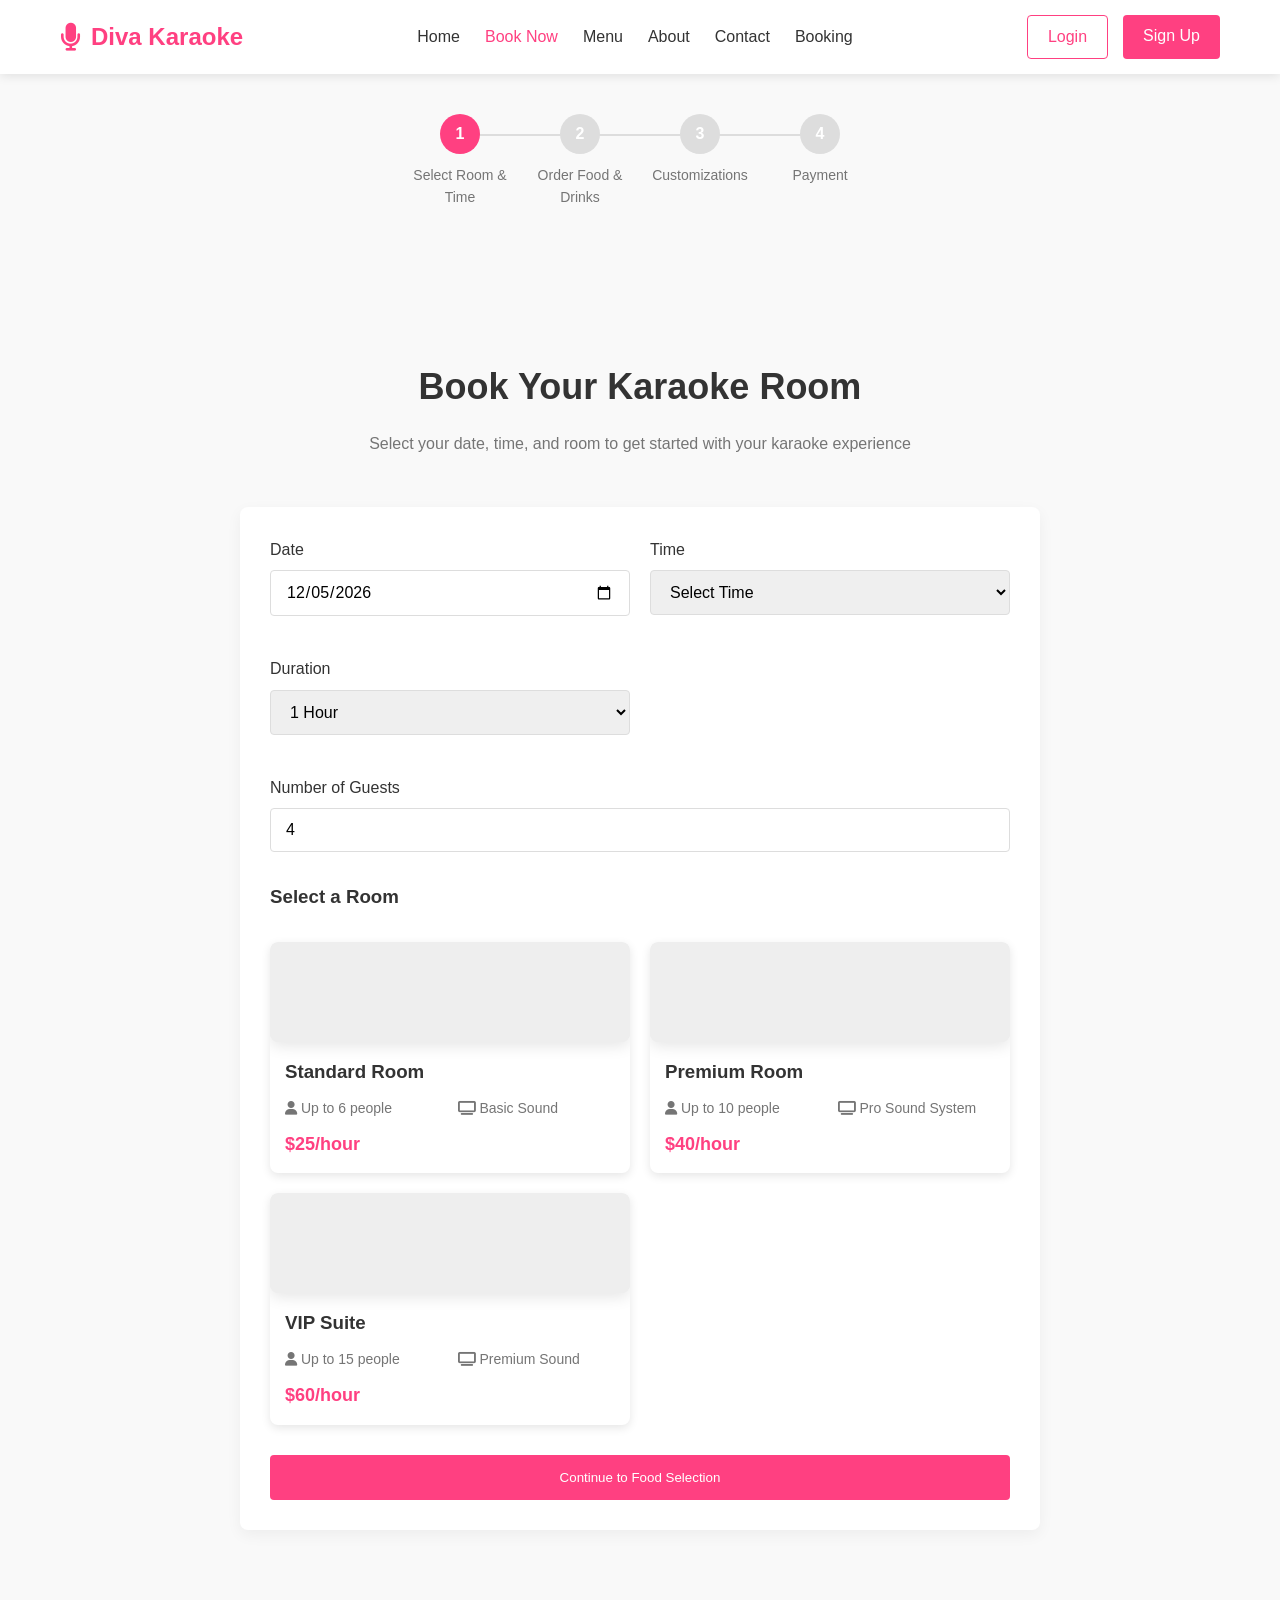
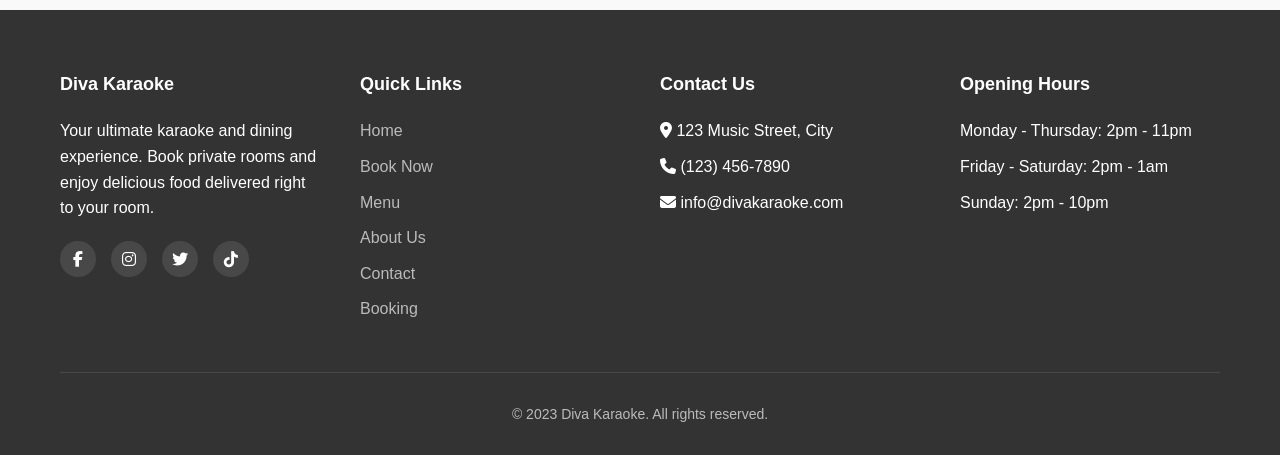
<file: booking.html>
<!DOCTYPE html>
<html lang="en">
<head>
    <meta charset="UTF-8">
    <meta name="viewport" content="width=device-width, initial-scale=1.0">
    <title>Book Your Room | Diva Karaoke</title>
    <link rel="stylesheet" href="https://cdnjs.cloudflare.com/ajax/libs/font-awesome/6.4.0/css/all.min.css">
    <link rel="stylesheet" href="style.css">
</head>
<body>
    <!-- Header -->
    <header>
        <div class="container">
            <div class="header-content">
                <a href="index.html" class="logo">
                    <i class="fas fa-microphone"></i>
                    <span>Diva Karaoke</span>
                </a>
                <nav>
                    <ul>
                        <li><a href="index.html">Home</a></li>
                        <li><a href="booking.html" class="active">Book Now</a></li>
                        <li><a href="menu.html">Menu</a></li>
                        <li><a href="about.html">About</a></li>
                        <li><a href="contact.html">Contact</a></li>
                        <li><a href="booking-details.html">Booking</a></li>
                    </ul>
                </nav>
                <div class="auth-buttons">
                    <a href="#" class="btn btn-outline">Login</a>
                    <a href="#" class="btn btn-primary">Sign Up</a>
                </div>
            </div>
        </div>
    </header>

    <!-- Progress Bar -->
    <section class="section" style="padding-top: 40px; padding-bottom: 20px;">
        <div class="container">
            <div class="progress-bar">
                <div class="progress-step active">
                    <div class="step-number">1</div>
                    <div class="step-label">Select Room & Time</div>
                </div>
                <div class="progress-step">
                    <div class="step-number">2</div>
                    <div class="step-label">Order Food & Drinks</div>
                </div>
                <div class="progress-step">
                    <div class="step-number">3</div>
                    <div class="step-label">Customizations</div>
                </div>
                <div class="progress-step">
                    <div class="step-number">4</div>
                    <div class="step-label">Payment</div>
                </div>
            </div>
        </div>
    </section>

    <!-- Booking Section -->
    <section class="section">
        <div class="container">
            <div class="section-title">
                <h2>Book Your Karaoke Room</h2>
                <p>Select your date, time, and room to get started with your karaoke experience</p>
            </div>
            
            <div class="booking-form">
                <div class="form-row">
                    <div class="form-group">
                        <label for="date">Date</label>
                        <input type="date" id="date" class="form-control">
                    </div>
                    <div class="form-group">
                        <label for="time">Time</label>
                        <select id="time" class="form-control">
                            <option value="">Select Time</option>
                            <option value="14:00">2:00 PM</option>
                            <option value="15:00">3:00 PM</option>
                            <option value="16:00">4:00 PM</option>
                            <option value="17:00">5:00 PM</option>
                            <option value="18:00">6:00 PM</option>
                            <option value="19:00">7:00 PM</option>
                            <option value="20:00">8:00 PM</option>
                            <option value="21:00">9:00 PM</option>
                            <option value="22:00">10:00 PM</option>
                        </select>
                    </div>
                    <div class="form-group">
                        <label for="duration">Duration</label>
                        <select id="duration" class="form-control">
                            <option value="1">1 Hour</option>
                            <option value="2">2 Hours</option>
                            <option value="3">3 Hours</option>
                            <option value="4">4 Hours</option>
                        </select>
                    </div>
                </div>
                
                <div class="form-group">
                    <label for="guests">Number of Guests</label>
                    <input type="number" id="guests" class="form-control" min="1" max="20" value="4">
                </div>
                
                <h3 style="margin: 30px 0 15px;">Select a Room</h3>
                
                <div class="room-selection">
                    <div class="room-card" data-room="standard">
                        <div class="room-image" style="background-image: url('https://images.unsplash.com/photo-1516450360452-9312f5e86fc7?ixlib=rb-4.0.3&auto=format&fit=crop&w=1350&q=80');"></div>
                        <div class="room-details">
                            <h3>Standard Room</h3>
                            <div class="room-features">
                                <span><i class="fas fa-user"></i> Up to 6 people</span>
                                <span><i class="fas fa-tv"></i> Basic Sound</span>
                            </div>
                            <div class="room-price">$25/hour</div>
                        </div>
                    </div>
                    
                    <div class="room-card" data-room="premium">
                        <div class="room-image" style="background-image: url('https://images.unsplash.com/photo-1571019613454-1cb2f99b2d8b?ixlib=rb-4.0.3&auto=format&fit=crop&w=1350&q=80');"></div>
                        <div class="room-details">
                            <h3>Premium Room</h3>
                            <div class="room-features">
                                <span><i class="fas fa-user"></i> Up to 10 people</span>
                                <span><i class="fas fa-tv"></i> Pro Sound System</span>
                            </div>
                            <div class="room-price">$40/hour</div>
                        </div>
                    </div>
                    
                    <div class="room-card" data-room="vip">
                        <div class="room-image" style="background-image: url('https://images.unsplash.com/photo-1514320291840-2e0a9bf2a9ae?ixlib=rb-4.0.3&auto=format&fit=crop&w=1350&q=80');"></div>
                        <div class="room-details">
                            <h3>VIP Suite</h3>
                            <div class="room-features">
                                <span><i class="fas fa-user"></i> Up to 15 people</span>
                                <span><i class="fas fa-tv"></i> Premium Sound</span>
                            </div>
                            <div class="room-price">$60/hour</div>
                        </div>
                    </div>
                </div>
                
                <button class="btn btn-primary" style="width: 100%; margin-top: 30px; padding: 15px;" onclick="proceedToFood()">Continue to Food Selection</button>

            </div>
        </div>
    </section>

    <!-- Footer -->
    <footer>
        <div class="container">
            <div class="footer-content">
                <div class="footer-column">
                    <h3>Diva Karaoke</h3>
                    <p>Your ultimate karaoke and dining experience. Book private rooms and enjoy delicious food delivered right to your room.</p>
                    <div class="social-links">
                        <a href="#"><i class="fab fa-facebook-f"></i></a>
                        <a href="#"><i class="fab fa-instagram"></i></a>
                        <a href="#"><i class="fab fa-twitter"></i></a>
                        <a href="#"><i class="fab fa-tiktok"></i></a>
                    </div>
                </div>
                
                <div class="footer-column">
                    <h3>Quick Links</h3>
                    <ul>
                        <li><a href="index.html">Home</a></li>
                        <li><a href="booking.html">Book Now</a></li>
                        <li><a href="menu.html">Menu</a></li>
                        <li><a href="about.html">About Us</a></li>
                        <li><a href="contact.html">Contact</a></li>
                        <li><a href="booking-details.html">Booking</a></li>
                    </ul>
                </div>
                
                <div class="footer-column">
                    <h3>Contact Us</h3>
                    <ul>
                        <li><i class="fas fa-map-marker-alt"></i> 123 Music Street, City</li>
                        <li><i class="fas fa-phone"></i> (123) 456-7890</li>
                        <li><i class="fas fa-envelope"></i> info@divakaraoke.com</li>
                    </ul>
                </div>
                
                <div class="footer-column">
                    <h3>Opening Hours</h3>
                    <ul>
                        <li>Monday - Thursday: 2pm - 11pm</li>
                        <li>Friday - Saturday: 2pm - 1am</li>
                        <li>Sunday: 2pm - 10pm</li>
                    </ul>
                </div>
            </div>
            
            <div class="copyright">
                <p>&copy; 2023 Diva Karaoke. All rights reserved.</p>
            </div>
        </div>
    </footer>

    <script src="script.js"></script>
    <script>
        function proceedToFood() {
            if (validateBooking()) {
                window.location.href = 'food.html';
            }
        }
    </script>
</body>
</html>
</file>
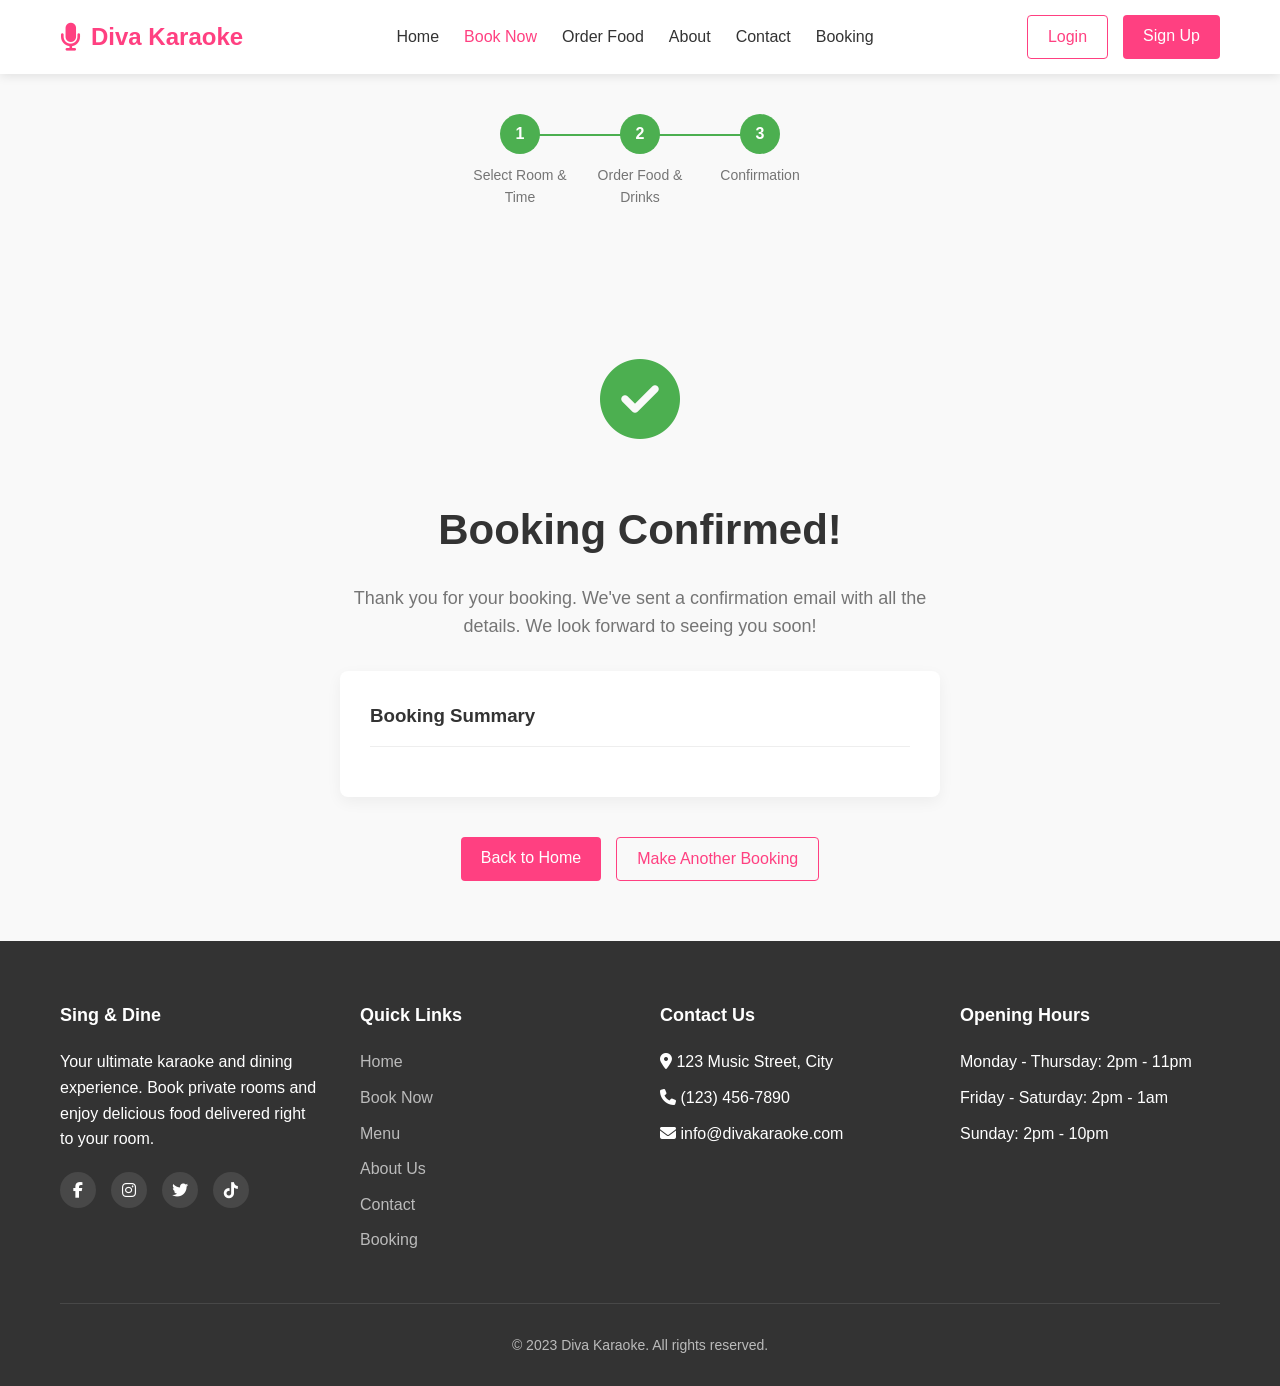
<file: confirmation.html>
<!DOCTYPE html>
<html lang="en">
<head>
    <meta charset="UTF-8">
    <meta name="viewport" content="width=device-width, initial-scale=1.0">
    <title>Booking Confirmation | Diva Karaoke</title>
    <link rel="stylesheet" href="https://cdnjs.cloudflare.com/ajax/libs/font-awesome/6.4.0/css/all.min.css">
    <link rel="stylesheet" href="style.css">
</head>
<body>
    <!-- Header -->
    <header>
        <div class="container">
            <div class="header-content">
                <a href="index.html" class="logo">
                    <i class="fas fa-microphone"></i>
                    <span>Diva Karaoke</span>
                </a>
                <nav>
                    <ul>
                        <li><a href="index.html">Home</a></li>
                        <li><a href="booking.html" class="active">Book Now</a></li>
                        <li><a href="food.html">Order Food</a></li>
                        <li><a href="about.html">About</a></li>
                        <li><a href="contact.html">Contact</a></li>
                        <li><a href="booking-details.html">Booking</a></li>
                    </ul>
                </nav>
                <div class="auth-buttons">
                    <a href="#" class="btn btn-outline">Login</a>
                    <a href="#" class="btn btn-primary">Sign Up</a>
                </div>
            </div>
        </div>
    </header>

    <!-- Progress Bar -->
    <section class="section" style="padding-top: 40px; padding-bottom: 20px;">
        <div class="container">
            <div class="progress-bar">
                <div class="progress-step completed">
                    <div class="step-number">1</div>
                    <div class="step-label">Select Room & Time</div>
                </div>
                <div class="progress-step completed">
                    <div class="step-number">2</div>
                    <div class="step-label">Order Food & Drinks</div>
                </div>
                <div class="progress-step active">
                    <div class="step-number">3</div>
                    <div class="step-label">Confirmation</div>
                </div>
            </div>
        </div>
    </section>

    <!-- Confirmation Section -->
    <section class="confirmation">
        <div class="container">
            <div class="confirmation-icon">
                <i class="fas fa-check-circle"></i>
            </div>
            <h1>Booking Confirmed!</h1>
            <p>Thank you for your booking. We've sent a confirmation email with all the details. We look forward to seeing you soon!</p>
            
            <div class="confirmation-details">
                <h3>Booking Summary</h3>
                <div id="booking-summary">
                    <!-- Booking details will be populated by JavaScript -->
                </div>
            </div>
            
            <div style="display: flex; gap: 15px; justify-content: center;">
                <a href="index.html" class="btn btn-primary">Back to Home</a>
                <a href="booking.html" class="btn btn-outline">Make Another Booking</a>
            </div>
        </div>
    </section>

    <!-- Footer -->
    <footer>
        <div class="container">
            <div class="footer-content">
                <div class="footer-column">
                    <h3>Sing & Dine</h3>
                    <p>Your ultimate karaoke and dining experience. Book private rooms and enjoy delicious food delivered right to your room.</p>
                    <div class="social-links">
                        <a href="#"><i class="fab fa-facebook-f"></i></a>
                        <a href="#"><i class="fab fa-instagram"></i></a>
                        <a href="#"><i class="fab fa-twitter"></i></a>
                        <a href="#"><i class="fab fa-tiktok"></i></a>
                    </div>
                </div>
                
                <div class="footer-column">
                    <h3>Quick Links</h3>
                    <ul>
                        <li><a href="index.html">Home</a></li>
                        <li><a href="booking.html">Book Now</a></li>
                        <li><a href="menu.html">Menu</a></li>
                        <li><a href="about.html">About Us</a></li>
                        <li><a href="contact.html">Contact</a></li>
                        <li><a href="booking-details.html">Booking</a></li>
                    </ul>
                </div>
                
                <div class="footer-column">
                    <h3>Contact Us</h3>
                    <ul>
                        <li><i class="fas fa-map-marker-alt"></i> 123 Music Street, City</li>
                        <li><i class="fas fa-phone"></i> (123) 456-7890</li>
                        <li><i class="fas fa-envelope"></i> info@divakaraoke.com</li>
                    </ul>
                </div>
                
                <div class="footer-column">
                    <h3>Opening Hours</h3>
                    <ul>
                        <li>Monday - Thursday: 2pm - 11pm</li>
                        <li>Friday - Saturday: 2pm - 1am</li>
                        <li>Sunday: 2pm - 10pm</li>
                    </ul>
                </div>
            </div>
            
            <div class="copyright">
                <p>&copy; 2023 Diva Karaoke. All rights reserved.</p>
            </div>
        </div>
    </footer>

    <script src="script.js"></script>
</body>
</html>
</file>
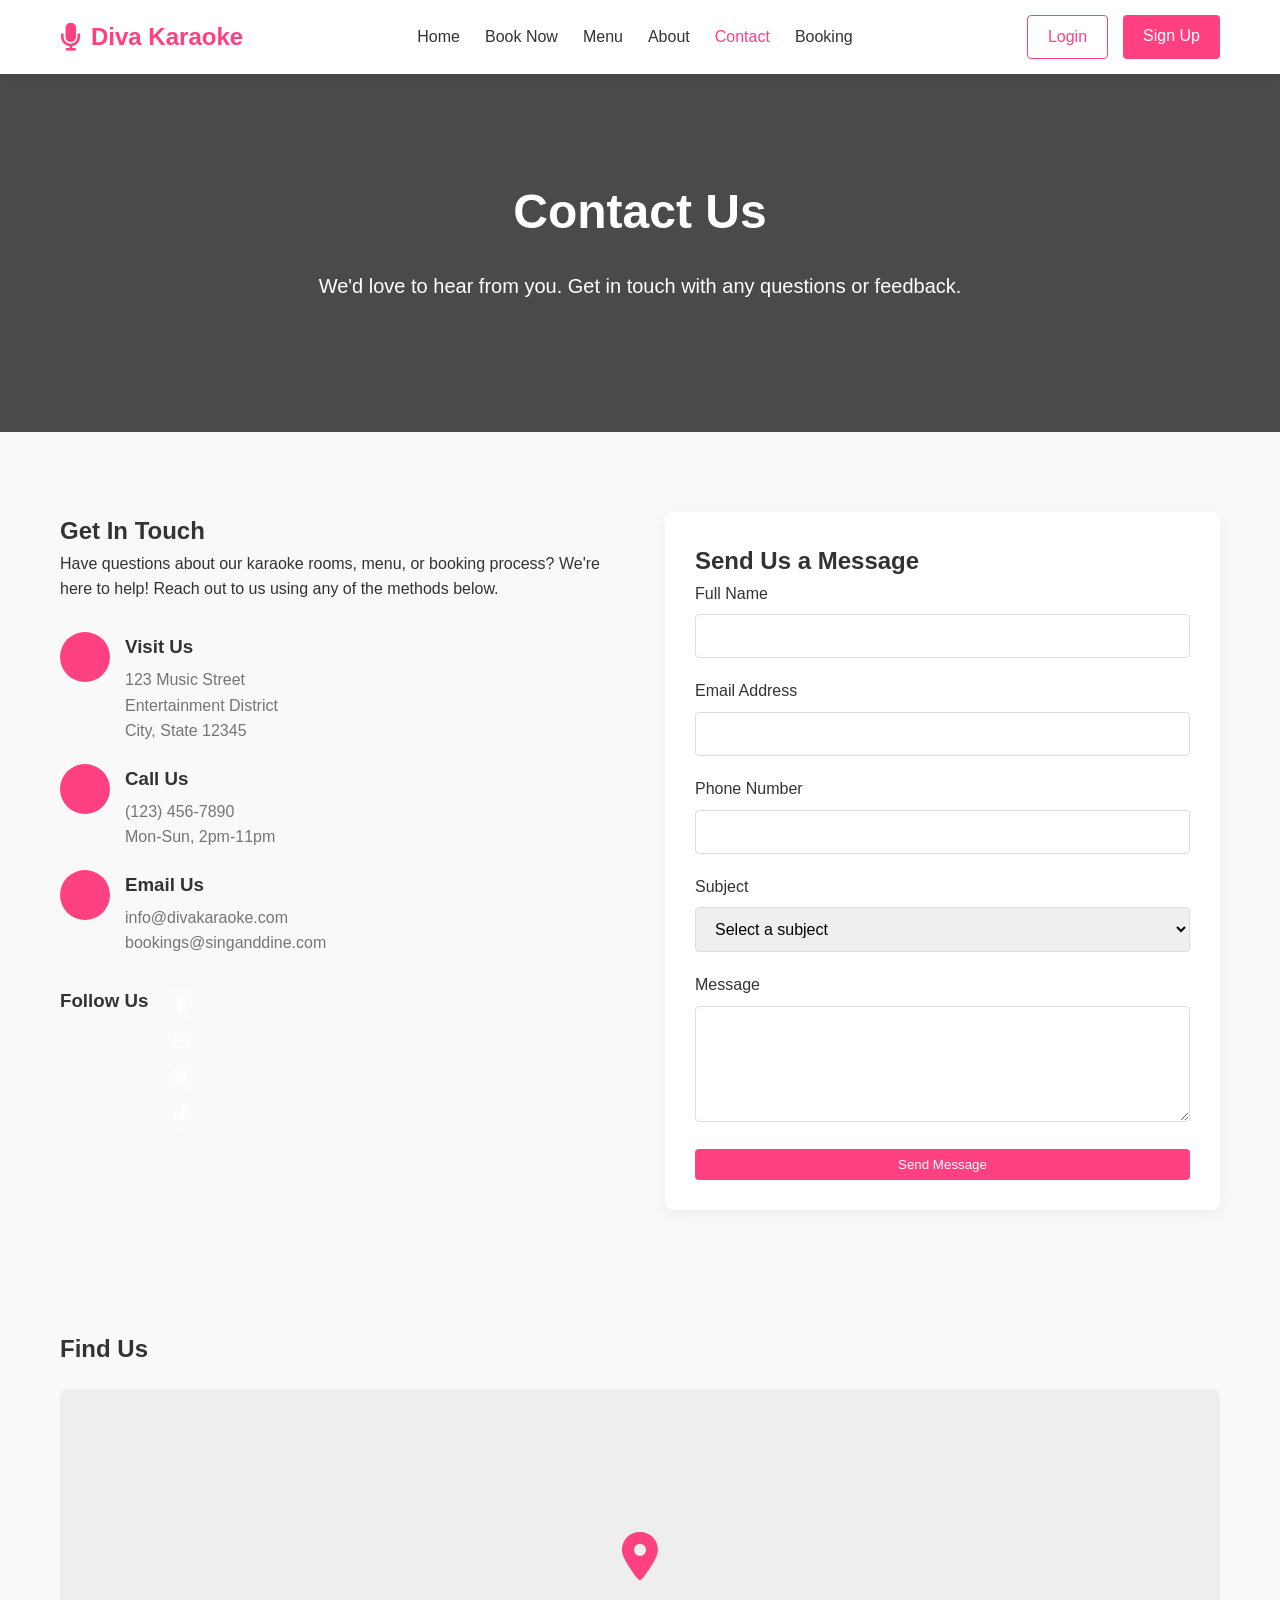
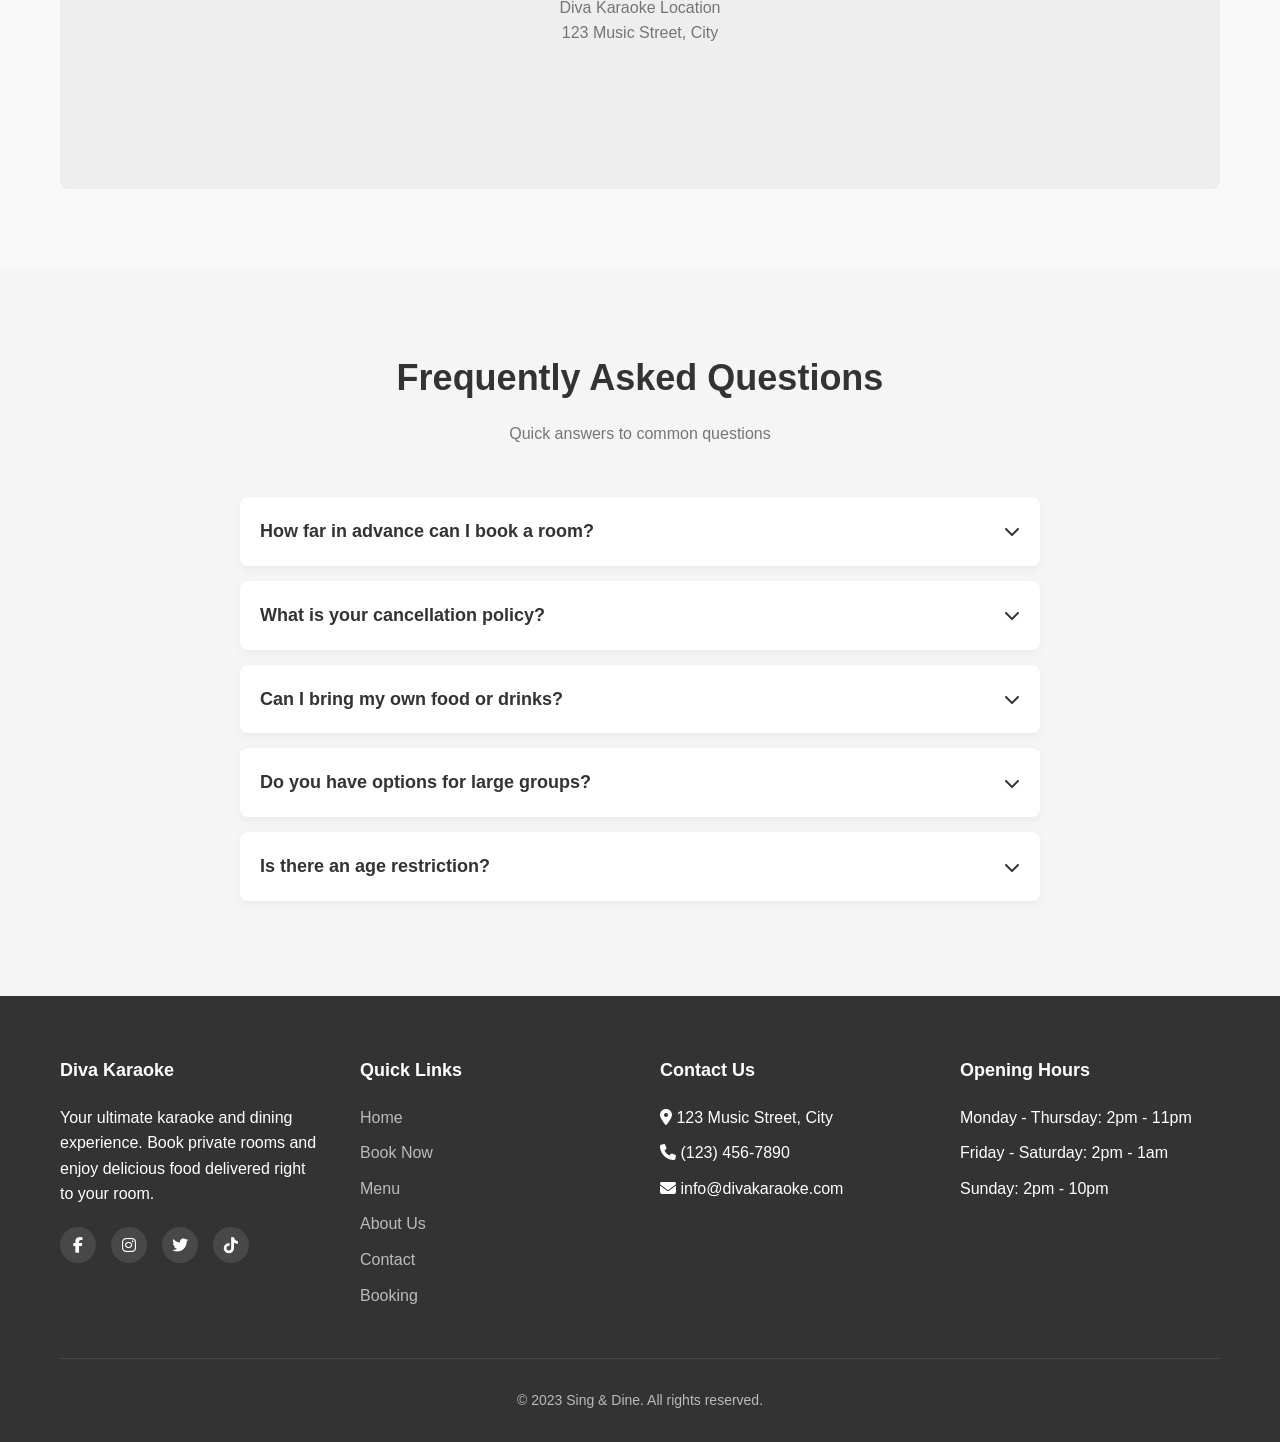
<file: contact.html>
<!DOCTYPE html>
<html lang="en">
<head>
    <meta charset="UTF-8">
    <meta name="viewport" content="width=device-width, initial-scale=1.0">
    <title>Contact Us | Sing & Dine</title>
    <link rel="stylesheet" href="https://cdnjs.cloudflare.com/ajax/libs/font-awesome/6.4.0/css/all.min.css">
    <link rel="stylesheet" href="style.css">
</head>
<body>
    <!-- Header -->
    <header>
        <div class="container">
            <div class="header-content">
                <a href="index.html" class="logo">
                    <i class="fas fa-microphone"></i>
                    <span>Diva Karaoke</span>
                </a>
                <nav>
                    <ul>
                        <li><a href="index.html">Home</a></li>
                        <li><a href="booking.html">Book Now</a></li>
                        <li><a href="menu.html">Menu</a></li>
                        <li><a href="about.html">About</a></li>
                        <li><a href="contact.html" class="active">Contact</a></li>
                        <li><a href="booking-details.html">Booking</a></li>
                    </ul>
                </nav>
                <div class="auth-buttons">
                    <a href="#" class="btn btn-outline">Login</a>
                    <a href="#" class="btn btn-primary">Sign Up</a>
                </div>
            </div>
        </div>
    </header>

    <!-- Contact Hero Section -->
    <section class="hero" style="background: linear-gradient(rgba(0,0,0,0.7), rgba(0,0,0,0.7)), url('https://images.unsplash.com/photo-1516450360452-9312f5e86fc7?ixlib=rb-4.0.3&auto=format&fit=crop&w=1350&q=80');">
        <div class="container">
            <h1>Contact Us</h1>
            <p>We'd love to hear from you. Get in touch with any questions or feedback.</p>
        </div>
    </section>

    <!-- Contact Section -->
    <section class="section">
        <div class="container">
            <div class="contact-content">
                <div class="contact-info">
                    <h2>Get In Touch</h2>
                    <p>Have questions about our karaoke rooms, menu, or booking process? We're here to help! Reach out to us using any of the methods below.</p>
                    
                    <div class="contact-details">
                        <div class="contact-item">
                            <div class="contact-icon">
                                <i class="fas fa-map-marker-alt"></i>
                            </div>
                            <div class="contact-text">
                                <h3>Visit Us</h3>
                                <p>123 Music Street<br>Entertainment District<br>City, State 12345</p>
                            </div>
                        </div>
                        
                        <div class="contact-item">
                            <div class="contact-icon">
                                <i class="fas fa-phone"></i>
                            </div>
                            <div class="contact-text">
                                <h3>Call Us</h3>
                                <p>(123) 456-7890<br>Mon-Sun, 2pm-11pm</p>
                            </div>
                        </div>
                        
                        <div class="contact-item">
                            <div class="contact-icon">
                                <i class="fas fa-envelope"></i>
                            </div>
                            <div class="contact-text">
                                <h3>Email Us</h3>
                                <p>info@divakaraoke.com<br>bookings@singanddine.com</p>
                            </div>
                        </div>
                    </div>
                    
                    <div class="social-links">
                        <h3>Follow Us</h3>
                        <div class="social-icons">
                            <a href="#"><i class="fab fa-facebook-f"></i></a>
                            <a href="#"><i class="fab fa-instagram"></i></a>
                            <a href="#"><i class="fab fa-twitter"></i></a>
                            <a href="#"><i class="fab fa-tiktok"></i></a>
                        </div>
                    </div>
                </div>
                
                <div class="contact-form-container">
                    <h2>Send Us a Message</h2>
                    <form class="contact-form">
                        <div class="form-group">
                            <label for="name">Full Name</label>
                            <input type="text" id="name" class="form-control" required>
                        </div>
                        
                        <div class="form-group">
                            <label for="email">Email Address</label>
                            <input type="email" id="email" class="form-control" required>
                        </div>
                        
                        <div class="form-group">
                            <label for="phone">Phone Number</label>
                            <input type="tel" id="phone" class="form-control">
                        </div>
                        
                        <div class="form-group">
                            <label for="subject">Subject</label>
                            <select id="subject" class="form-control" required>
                                <option value="">Select a subject</option>
                                <option value="booking">Booking Inquiry</option>
                                <option value="menu">Menu Questions</option>
                                <option value="feedback">Feedback</option>
                                <option value="complaint">Complaint</option>
                                <option value="other">Other</option>
                            </select>
                        </div>
                        
                        <div class="form-group">
                            <label for="message">Message</label>
                            <textarea id="message" class="form-control" rows="5" required></textarea>
                        </div>
                        
                        <button type="submit" class="btn btn-primary" style="width: 100%;">Send Message</button>
                    </form>
                </div>
            </div>
        </div>
    </section>

    <!-- Map Section -->
    <section class="section" style="padding-top: 0;">
        <div class="container">
            <div class="map-container">
                <h2>Find Us</h2>
                <div class="map-placeholder">
                    <div class="map-content">
                        <i class="fas fa-map-marker-alt"></i>
                        <p>Diva Karaoke Location</p>
                        <p>123 Music Street, City</p>
                    </div>
                </div>
            </div>
        </div>
    </section>

    <!-- FAQ Section -->
    <section class="section" style="background-color: #f5f5f5;">
        <div class="container">
            <div class="section-title">
                <h2>Frequently Asked Questions</h2>
                <p>Quick answers to common questions</p>
            </div>
            
            <div class="faq-container">
                <div class="faq-item">
                    <div class="faq-question">
                        <h3>How far in advance can I book a room?</h3>
                        <i class="fas fa-chevron-down"></i>
                    </div>
                    <div class="faq-answer">
                        <p>You can book a room up to 30 days in advance. For large groups or special events, please contact us directly as we may be able to accommodate further in advance.</p>
                    </div>
                </div>
                
                <div class="faq-item">
                    <div class="faq-question">
                        <h3>What is your cancellation policy?</h3>
                        <i class="fas fa-chevron-down"></i>
                    </div>
                    <div class="faq-answer">
                        <p>You can cancel your booking free of charge up to 24 hours before your scheduled time. Cancellations within 24 hours may be subject to a fee.</p>
                    </div>
                </div>
                
                <div class="faq-item">
                    <div class="faq-question">
                        <h3>Can I bring my own food or drinks?</h3>
                        <i class="fas fa-chevron-down"></i>
                    </div>
                    <div class="faq-answer">
                        <p>Outside food and drinks are not permitted. We have a full menu of delicious food and beverages available for order during your session.</p>
                    </div>
                </div>
                
                <div class="faq-item">
                    <div class="faq-question">
                        <h3>Do you have options for large groups?</h3>
                        <i class="fas fa-chevron-down"></i>
                    </div>
                    <div class="faq-answer">
                        <p>Yes! Our VIP Suite can accommodate up to 15 people. For even larger groups, we can book multiple adjacent rooms. Contact us for special arrangements.</p>
                    </div>
                </div>
                
                <div class="faq-item">
                    <div class="faq-question">
                        <h3>Is there an age restriction?</h3>
                        <i class="fas fa-chevron-down"></i>
                    </div>
                    <div class="faq-answer">
                        <p>During daytime hours, all ages are welcome. After 8pm, we require guests to be 18+ with valid ID. Alcohol service is strictly for those 21+ with valid ID.</p>
                    </div>
                </div>
            </div>
        </div>
    </section>

    <!-- Footer -->
    <footer>
        <div class="container">
            <div class="footer-content">
                <div class="footer-column">
                    <h3>Diva Karaoke</h3>
                    <p>Your ultimate karaoke and dining experience. Book private rooms and enjoy delicious food delivered right to your room.</p>
                    <div class="social-links">
                        <a href="#"><i class="fab fa-facebook-f"></i></a>
                        <a href="#"><i class="fab fa-instagram"></i></a>
                        <a href="#"><i class="fab fa-twitter"></i></a>
                        <a href="#"><i class="fab fa-tiktok"></i></a>
                    </div>
                </div>
                
                <div class="footer-column">
                    <h3>Quick Links</h3>
                    <ul>
                        <li><a href="index.html">Home</a></li>
                        <li><a href="booking.html">Book Now</a></li>
                        <li><a href="menu.html">Menu</a></li>
                        <li><a href="about.html">About Us</a></li>
                        <li><a href="contact.html">Contact</a></li>
                        <li><a href="booking-details.html">Booking</a></li>
                
                    </ul>
                </div>
                
                <div class="footer-column">
                    <h3>Contact Us</h3>
                    <ul>
                        <li><i class="fas fa-map-marker-alt"></i> 123 Music Street, City</li>
                        <li><i class="fas fa-phone"></i> (123) 456-7890</li>
                        <li><i class="fas fa-envelope"></i> info@divakaraoke.com</li>
                    </ul>
                </div>
                
                <div class="footer-column">
                    <h3>Opening Hours</h3>
                    <ul>
                        <li>Monday - Thursday: 2pm - 11pm</li>
                        <li>Friday - Saturday: 2pm - 1am</li>
                        <li>Sunday: 2pm - 10pm</li>
                    </ul>
                </div>
            </div>
            
            <div class="copyright">
                <p>&copy; 2023 Sing & Dine. All rights reserved.</p>
            </div>
        </div>
    </footer>

    <script src="script.js"></script>
    <script>
        // FAQ functionality
        document.addEventListener('DOMContentLoaded', function() {
            const faqQuestions = document.querySelectorAll('.faq-question');
            
            faqQuestions.forEach(question => {
                question.addEventListener('click', function() {
                    const answer = this.nextElementSibling;
                    const icon = this.querySelector('i');
                    
                    // Toggle active class on FAQ item
                    const faqItem = this.parentElement;
                    faqItem.classList.toggle('active');
                    
                    // Toggle icon
                    if (faqItem.classList.contains('active')) {
                        icon.className = 'fas fa-chevron-up';
                    } else {
                        icon.className = 'fas fa-chevron-down';
                    }
                });
            });
            
            // Contact form submission
            const contactForm = document.querySelector('.contact-form');
            if (contactForm) {
                contactForm.addEventListener('submit', function(e) {
                    e.preventDefault();
                    alert('Thank you for your message! We will get back to you soon.');
                    this.reset();
                });
            }
        });
    </script>
</body>
</html>
</file>
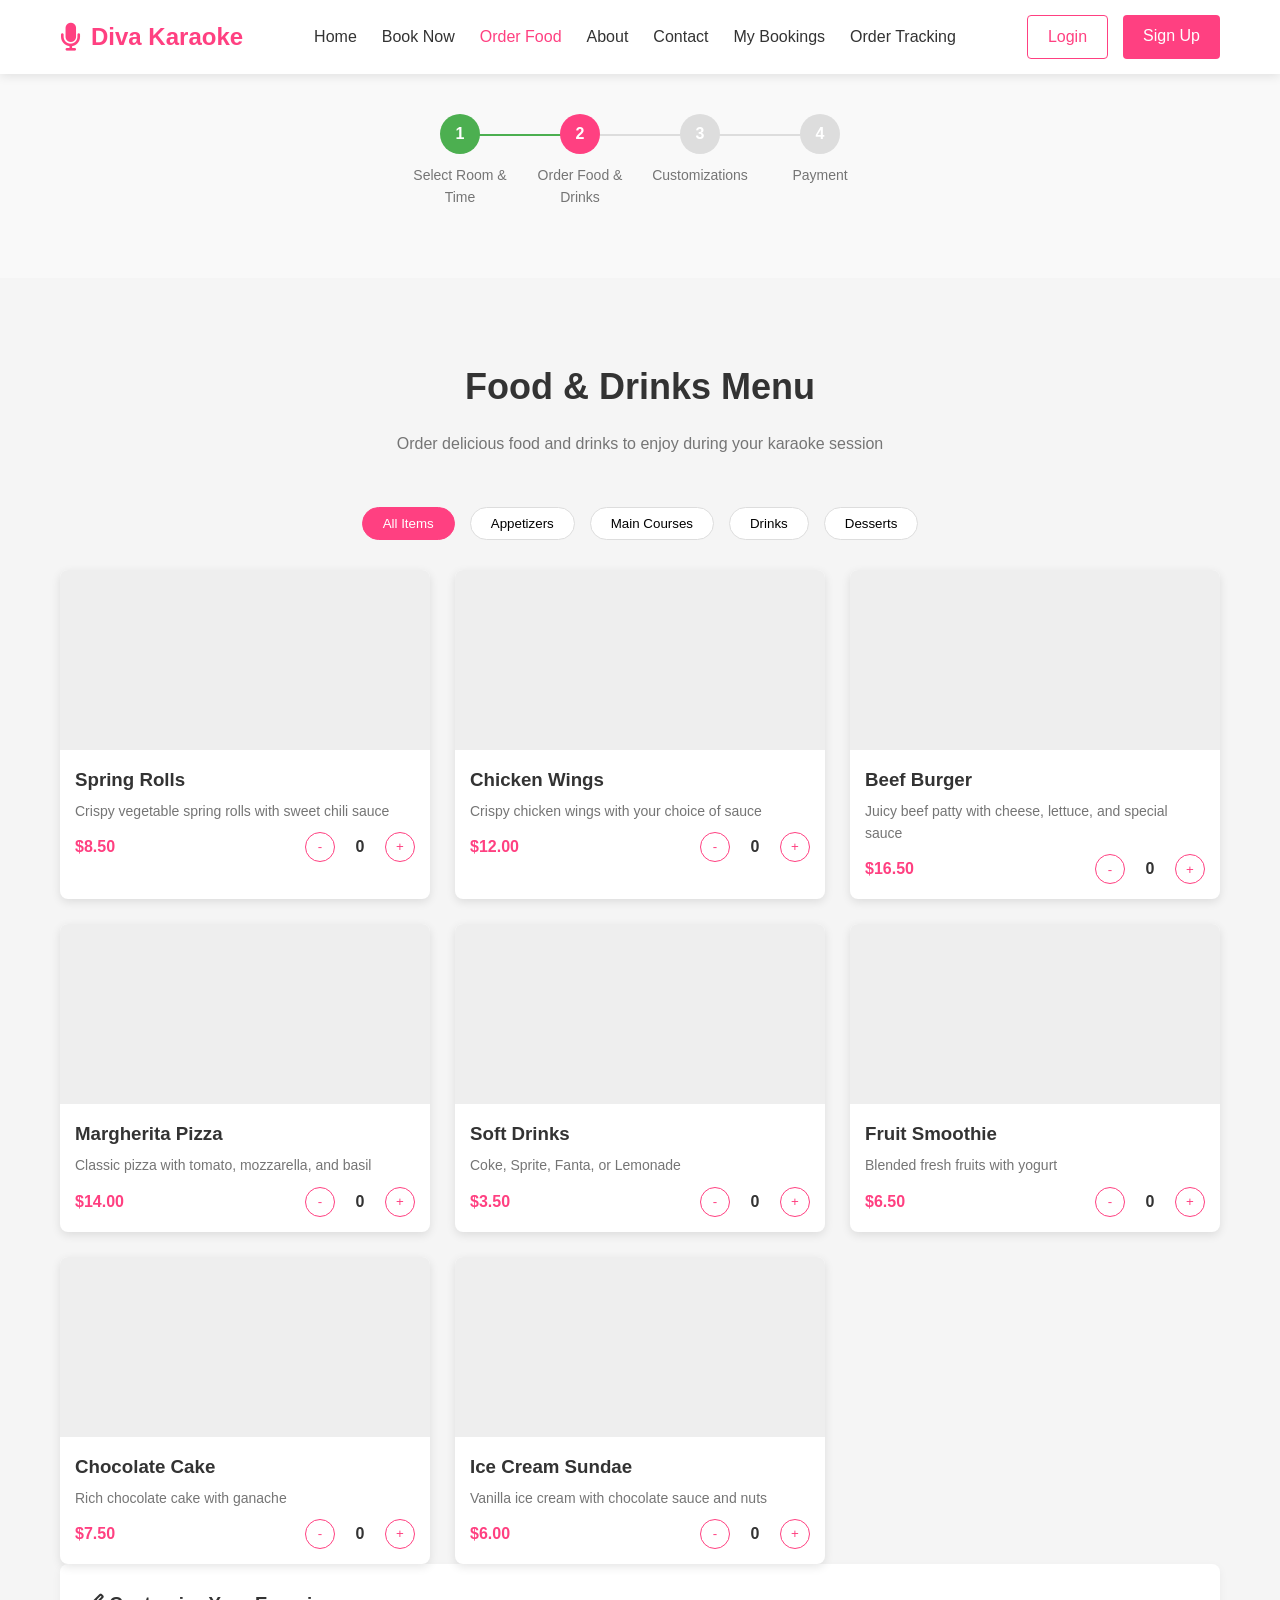
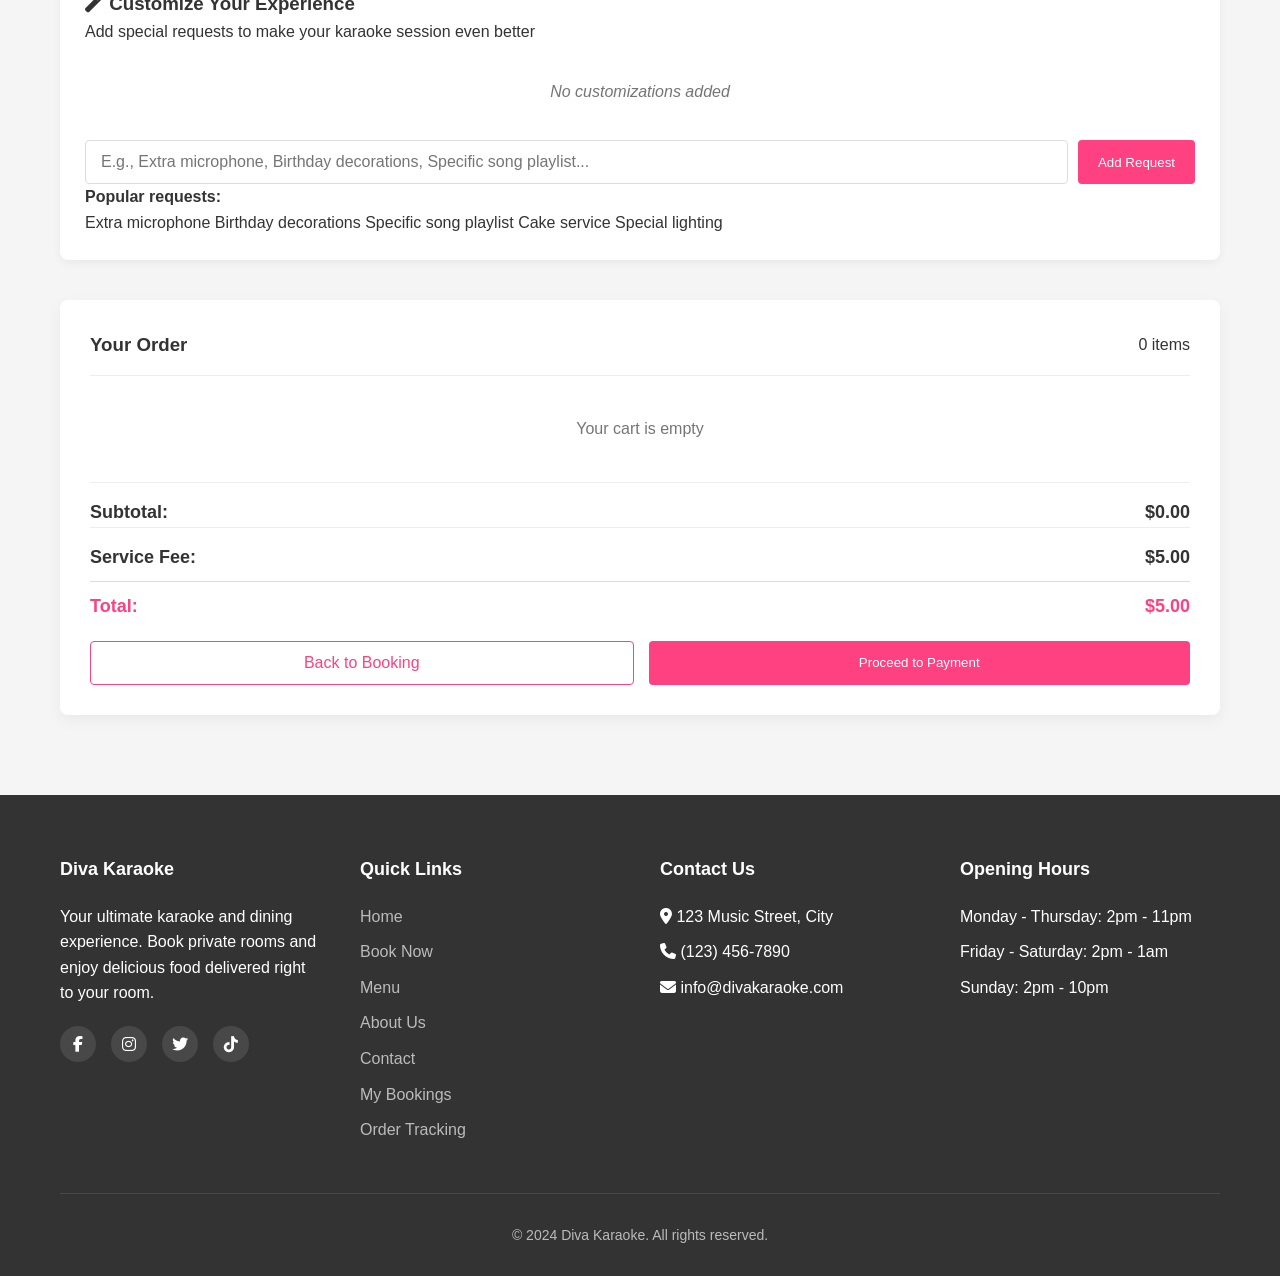
<file: food.html>
<!DOCTYPE html>
<html lang="en">
<head>
    <meta charset="UTF-8">
    <meta name="viewport" content="width=device-width, initial-scale=1.0">
    <title>Order Food & Drinks | Diva Karaoke</title>
    <link rel="stylesheet" href="https://cdnjs.cloudflare.com/ajax/libs/font-awesome/6.4.0/css/all.min.css">
    <link rel="stylesheet" href="style.css">
</head>
<body>
    <!-- Header -->
    <header>
        <div class="container">
            <div class="header-content">
                <a href="index.html" class="logo">
                    <i class="fas fa-microphone"></i>
                    <span>Diva Karaoke</span>
                </a>
                <nav>
                    <ul>
                        <li><a href="index.html">Home</a></li>
                        <li><a href="booking.html">Book Now</a></li>
                        <li><a href="food.html" class="active">Order Food</a></li>
                        <li><a href="about.html">About</a></li>
                        <li><a href="contact.html">Contact</a></li>
                        <li><a href="booking-details.html">My Bookings</a></li>
                        <li><a href="order-tracking.html">Order Tracking</a></li>
                    </ul>
                </nav>
                <div class="auth-buttons">
                    <a href="#" class="btn btn-outline">Login</a>
                    <a href="#" class="btn btn-primary">Sign Up</a>
                </div>
            </div>
        </div>
    </header>

    <!-- Progress Bar -->
    <section class="section" style="padding-top: 40px; padding-bottom: 20px;">
        <div class="container">
            <div class="progress-bar">
                <div class="progress-step completed">
                    <div class="step-number">1</div>
                    <div class="step-label">Select Room & Time</div>
                </div>
                <div class="progress-step active">
                    <div class="step-number">2</div>
                    <div class="step-label">Order Food & Drinks</div>
                </div>
                <div class="progress-step">
                    <div class="step-number">3</div>
                    <div class="step-label">Customizations</div>
                </div>
                <div class="progress-step">
                    <div class="step-number">4</div>
                    <div class="step-label">Payment</div>
                </div>
            </div>
        </div>
    </section>

    <!-- Food Menu Section -->
    <section class="section" style="background-color: #f5f5f5;">
        <div class="container">
            <div class="section-title">
                <h2>Food & Drinks Menu</h2>
                <p>Order delicious food and drinks to enjoy during your karaoke session</p>
            </div>
            
            <div class="food-categories">
                <button class="category-btn active" data-category="all">All Items</button>
                <button class="category-btn" data-category="appetizers">Appetizers</button>
                <button class="category-btn" data-category="mains">Main Courses</button>
                <button class="category-btn" data-category="drinks">Drinks</button>
                <button class="category-btn" data-category="desserts">Desserts</button>
            </div>
            
            <div class="food-menu">
                <div class="food-item" data-category="appetizers">
                    <div class="food-image" style="background-image: url('https://images.unsplash.com/photo-1563379926898-05f4575a45d8?ixlib=rb-4.0.3&auto=format&fit=crop&w=1350&q=80');"></div>
                    <div class="food-details">
                        <h3>Spring Rolls</h3>
                        <p class="food-description">Crispy vegetable spring rolls with sweet chili sauce</p>
                        <div class="food-price">
                            <span class="price">$8.50</span>
                            <div class="quantity-controls">
                                <button class="quantity-btn minus">-</button>
                                <span class="quantity">0</span>
                                <button class="quantity-btn plus">+</button>
                            </div>
                        </div>
                    </div>
                </div>
                
                <div class="food-item" data-category="appetizers">
                    <div class="food-image" style="background-image: url('https://images.unsplash.com/photo-1565299624946-b28f40a0ca4b?ixlib=rb-4.0.3&auto=format&fit=crop&w=1350&q=80');"></div>
                    <div class="food-details">
                        <h3>Chicken Wings</h3>
                        <p class="food-description">Crispy chicken wings with your choice of sauce</p>
                        <div class="food-price">
                            <span class="price">$12.00</span>
                            <div class="quantity-controls">
                                <button class="quantity-btn minus">-</button>
                                <span class="quantity">0</span>
                                <button class="quantity-btn plus">+</button>
                            </div>
                        </div>
                    </div>
                </div>
                
                <div class="food-item" data-category="mains">
                    <div class="food-image" style="background-image: url('https://images.unsplash.com/photo-1568901346375-23c9450c58cd?ixlib=rb-4.0.3&auto=format&fit=crop&w=1350&q=80');"></div>
                    <div class="food-details">
                        <h3>Beef Burger</h3>
                        <p class="food-description">Juicy beef patty with cheese, lettuce, and special sauce</p>
                        <div class="food-price">
                            <span class="price">$16.50</span>
                            <div class="quantity-controls">
                                <button class="quantity-btn minus">-</button>
                                <span class="quantity">0</span>
                                <button class="quantity-btn plus">+</button>
                            </div>
                        </div>
                    </div>
                </div>
                
                <div class="food-item" data-category="mains">
                    <div class="food-image" style="background-image: url('https://images.unsplash.com/photo-1513104890138-7c749659a591?ixlib=rb-4.0.3&auto=format&fit=crop&w=1350&q=80');"></div>
                    <div class="food-details">
                        <h3>Margherita Pizza</h3>
                        <p class="food-description">Classic pizza with tomato, mozzarella, and basil</p>
                        <div class="food-price">
                            <span class="price">$14.00</span>
                            <div class="quantity-controls">
                                <button class="quantity-btn minus">-</button>
                                <span class="quantity">0</span>
                                <button class="quantity-btn plus">+</button>
                            </div>
                        </div>
                    </div>
                </div>
                
                <div class="food-item" data-category="drinks">
                    <div class="food-image" style="background-image: url('https://images.unsplash.com/photo-1544145945-f90425340c7e?ixlib=rb-4.0.3&auto=format&fit=crop&w=1350&q=80');"></div>
                    <div class="food-details">
                        <h3>Soft Drinks</h3>
                        <p class="food-description">Coke, Sprite, Fanta, or Lemonade</p>
                        <div class="food-price">
                            <span class="price">$3.50</span>
                            <div class="quantity-controls">
                                <button class="quantity-btn minus">-</button>
                                <span class="quantity">0</span>
                                <button class="quantity-btn plus">+</button>
                            </div>
                        </div>
                    </div>
                </div>
                
                <div class="food-item" data-category="drinks">
                    <div class="food-image" style="background-image: url('https://images.unsplash.com/photo-1571019613454-1cb2f99b2d8b?ixlib=rb-4.0.3&auto=format&fit=crop&w=1350&q=80');"></div>
                    <div class="food-details">
                        <h3>Fruit Smoothie</h3>
                        <p class="food-description">Blended fresh fruits with yogurt</p>
                        <div class="food-price">
                            <span class="price">$6.50</span>
                            <div class="quantity-controls">
                                <button class="quantity-btn minus">-</button>
                                <span class="quantity">0</span>
                                <button class="quantity-btn plus">+</button>
                            </div>
                        </div>
                    </div>
                </div>
                
                <div class="food-item" data-category="desserts">
                    <div class="food-image" style="background-image: url('https://images.unsplash.com/photo-1563729784474-d77dbb933a9e?ixlib=rb-4.0.3&auto=format&fit=crop&w=1350&q=80');"></div>
                    <div class="food-details">
                        <h3>Chocolate Cake</h3>
                        <p class="food-description">Rich chocolate cake with ganache</p>
                        <div class="food-price">
                            <span class="price">$7.50</span>
                            <div class="quantity-controls">
                                <button class="quantity-btn minus">-</button>
                                <span class="quantity">0</span>
                                <button class="quantity-btn plus">+</button>
                            </div>
                        </div>
                    </div>
                </div>
                
                <div class="food-item" data-category="desserts">
                    <div class="food-image" style="background-image: url('https://images.unsplash.com/photo-1497032205916-ac775f0649ae?ixlib=rb-4.0.3&auto=format&fit=crop&w=1350&q=80');"></div>
                    <div class="food-details">
                        <h3>Ice Cream Sundae</h3>
                        <p class="food-description">Vanilla ice cream with chocolate sauce and nuts</p>
                        <div class="food-price">
                            <span class="price">$6.00</span>
                            <div class="quantity-controls">
                                <button class="quantity-btn minus">-</button>
                                <span class="quantity">0</span>
                                <button class="quantity-btn plus">+</button>
                            </div>
                        </div>
                    </div>
                </div>
            </div>
            
            <!-- Customizations Section -->
            <div class="customizations-section">
                <h3><i class="fas fa-magic"></i> Customize Your Experience</h3>
                <p>Add special requests to make your karaoke session even better</p>
                
                <div class="customizations-list" id="customizations-list">
                    <!-- Customizations will be added here -->
                </div>
                
                <form class="add-customization-form" id="add-customization-form">
                    <input type="text" class="form-control" id="customization-text" 
                           placeholder="E.g., Extra microphone, Birthday decorations, Specific song playlist...">
                    <button type="submit" class="btn btn-primary">Add Request</button>
                </form>
                
                <div class="popular-customizations">
                    <p><strong>Popular requests:</strong></p>
                    <div class="customization-tags">
                        <span class="customization-tag" onclick="addCustomization('Extra microphone')">Extra microphone</span>
                        <span class="customization-tag" onclick="addCustomization('Birthday decorations')">Birthday decorations</span>
                        <span class="customization-tag" onclick="addCustomization('Specific song playlist')">Specific song playlist</span>
                        <span class="customization-tag" onclick="addCustomization('Cake service')">Cake service</span>
                        <span class="customization-tag" onclick="addCustomization('Special lighting')">Special lighting</span>
                    </div>
                </div>
            </div>
            
            <div class="cart-section">
                <div class="cart-header">
                    <h3>Your Order</h3>
                    <span id="item-count">0 items</span>
                </div>
                
                <div class="cart-items" id="cart-items">
                    <!-- Cart items will be dynamically added here -->
                    <p style="text-align: center; color: var(--gray); padding: 20px;">Your cart is empty</p>
                </div>
                
                <div class="cart-total">
                    <span>Subtotal:</span>
                    <span id="cart-subtotal">$0.00</span>
                </div>
                <div class="cart-total">
                    <span>Service Fee:</span>
                    <span id="service-fee">$5.00</span>
                </div>
                <div class="cart-total grand-total">
                    <span>Total:</span>
                    <span id="cart-total">$5.00</span>
                </div>
                
                <div style="display: flex; gap: 15px; margin-top: 20px;">
                    <a href="booking.html" class="btn btn-outline" style="flex: 1; text-align: center;">Back to Booking</a>
                    <button class="btn btn-primary" style="flex: 1;" onclick="proceedToPayment()">Proceed to Payment</button>
                </div>
            </div>
        </div>
    </section>

    <!-- Footer -->
    <footer>
        <div class="container">
            <div class="footer-content">
                <div class="footer-column">
                    <h3>Diva Karaoke</h3>
                    <p>Your ultimate karaoke and dining experience. Book private rooms and enjoy delicious food delivered right to your room.</p>
                    <div class="social-links">
                        <a href="#"><i class="fab fa-facebook-f"></i></a>
                        <a href="#"><i class="fab fa-instagram"></i></a>
                        <a href="#"><i class="fab fa-twitter"></i></a>
                        <a href="#"><i class="fab fa-tiktok"></i></a>
                    </div>
                </div>
                
                <div class="footer-column">
                    <h3>Quick Links</h3>
                    <ul>
                        <li><a href="index.html">Home</a></li>
                        <li><a href="booking.html">Book Now</a></li>
                        <li><a href="menu.html">Menu</a></li>
                        <li><a href="about.html">About Us</a></li>
                        <li><a href="contact.html">Contact</a></li>
                        <li><a href="booking-details.html">My Bookings</a></li>
                        <li><a href="order-tracking.html">Order Tracking</a></li>
                    </ul>
                </div>
                
                <div class="footer-column">
                    <h3>Contact Us</h3>
                    <ul>
                        <li><i class="fas fa-map-marker-alt"></i> 123 Music Street, City</li>
                        <li><i class="fas fa-phone"></i> (123) 456-7890</li>
                        <li><i class="fas fa-envelope"></i> info@divakaraoke.com</li>
                    </ul>
                </div>
                
                <div class="footer-column">
                    <h3>Opening Hours</h3>
                    <ul>
                        <li>Monday - Thursday: 2pm - 11pm</li>
                        <li>Friday - Saturday: 2pm - 1am</li>
                        <li>Sunday: 2pm - 10pm</li>
                    </ul>
                </div>
            </div>
            
            <div class="copyright">
                <p>&copy; 2024 Diva Karaoke. All rights reserved.</p>
            </div>
        </div>
    </footer>

    <script src="script.js"></script>
    <script>
        function proceedToPayment() {
            // Save current order to session storage
            const orderData = {
                food: bookingData.food,
                customizations: bookingData.customizations || [],
                subtotal: parseFloat(document.getElementById('cart-subtotal').textContent.replace('$', '')),
                serviceFee: 5.00,
                total: parseFloat(document.getElementById('cart-total').textContent.replace('$', ''))
            };
            
            sessionStorage.setItem('currentOrder', JSON.stringify(orderData));
            window.location.href = 'payment.html';
        }

        // Initialize customizations
        document.addEventListener('DOMContentLoaded', function() {
            const customizationForm = document.getElementById('add-customization-form');
            if (customizationForm) {
                customizationForm.addEventListener('submit', function(e) {
                    e.preventDefault();
                    const customization = document.getElementById('customization-text').value;
                    if (customization.trim()) {
                        addCustomization(customization.trim());
                        document.getElementById('customization-text').value = '';
                    }
                });
            }
            
            // Load existing customizations
            renderCustomizations();
        });

        function addCustomization(customization) {
            if (!bookingData.customizations) {
                bookingData.customizations = [];
            }
            bookingData.customizations.push(customization);
            saveBookingData();
            renderCustomizations();
        }

        function removeCustomization(index) {
            if (bookingData.customizations && bookingData.customizations[index]) {
                bookingData.customizations.splice(index, 1);
                saveBookingData();
                renderCustomizations();
            }
        }

        function renderCustomizations() {
            const container = document.getElementById('customizations-list');
            if (container) {
                if (bookingData.customizations && bookingData.customizations.length > 0) {
                    container.innerHTML = bookingData.customizations.map((custom, index) => `
                        <div class="customization-item">
                            <span>${custom}</span>
                            <button type="button" class="btn btn-outline btn-sm" onclick="removeCustomization(${index})">
                                <i class="fas fa-times"></i>
                            </button>
                        </div>
                    `).join('');
                } else {
                    container.innerHTML = '<p class="no-customizations">No customizations added</p>';
                }
            }
        }
    </script>
</body>
</html>
</file>
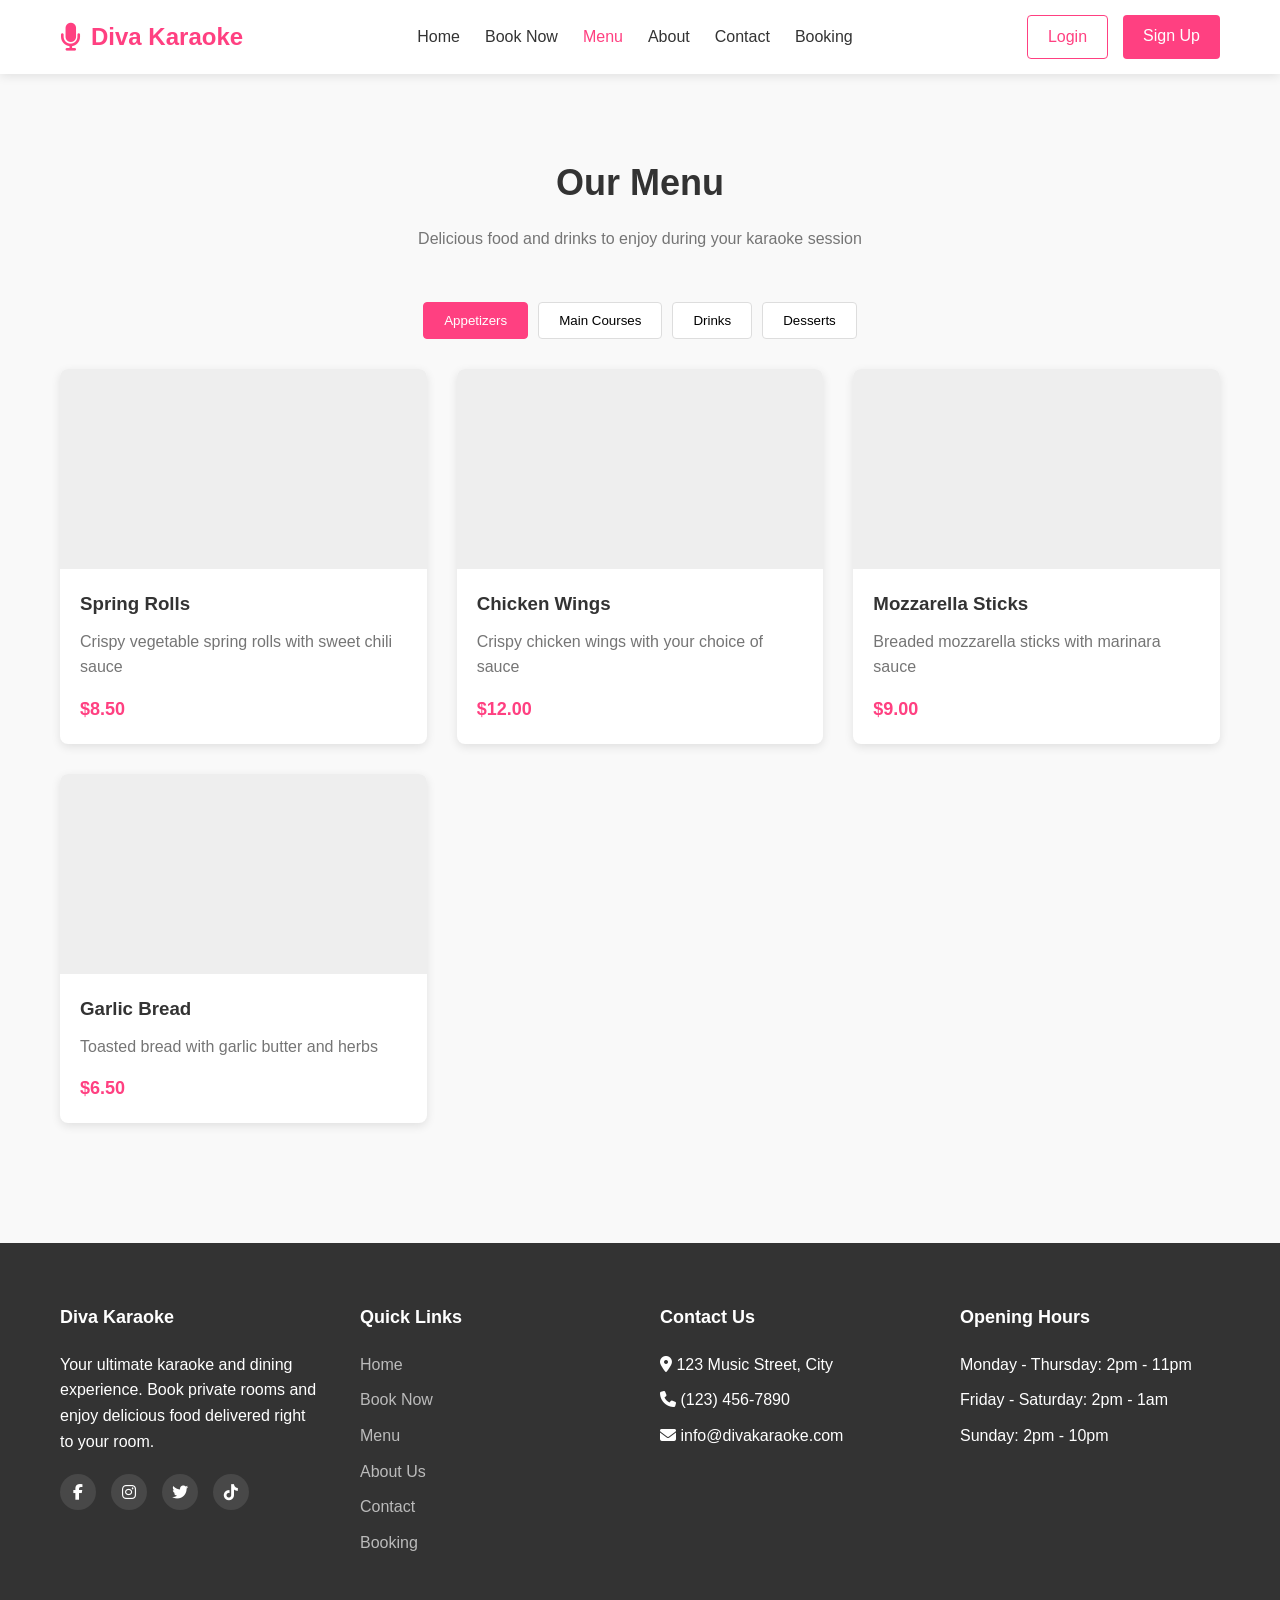
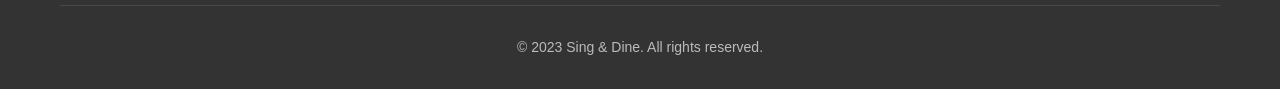
<file: menu.html>
<!DOCTYPE html>
<html lang="en">
<head>
    <meta charset="UTF-8">
    <meta name="viewport" content="width=device-width, initial-scale=1.0">
    <title>Menu | Sing & Dine</title>
    <link rel="stylesheet" href="https://cdnjs.cloudflare.com/ajax/libs/font-awesome/6.4.0/css/all.min.css">
    <link rel="stylesheet" href="style.css">
</head>
<body>
    <!-- Header -->
    <header>
        <div class="container">
            <div class="header-content">
                <a href="index.html" class="logo">
                    <i class="fas fa-microphone"></i>
                    <span>Diva Karaoke</span>
                </a>
                <nav>
                    <ul>
                        <li><a href="index.html">Home</a></li>
                        <li><a href="booking.html">Book Now</a></li>
                        <li><a href="menu.html" class="active">Menu</a></li>
                        <li><a href="about.html">About</a></li>
                        <li><a href="contact.html">Contact</a></li>
                        <li><a href="booking-details.html">Booking</a></li>
                    </ul>
                </nav>
                <div class="auth-buttons">
                    <a href="#" class="btn btn-outline">Login</a>
                    <a href="#" class="btn btn-primary">Sign Up</a>
                </div>
            </div>
        </div>
    </header>

    <!-- Menu Section -->
    <section class="section">
        <div class="container">
            <div class="section-title">
                <h2>Our Menu</h2>
                <p>Delicious food and drinks to enjoy during your karaoke session</p>
            </div>
            
            <div class="menu-categories">
                <div class="category-tabs">
                    <button class="tab-btn active" data-category="appetizers">Appetizers</button>
                    <button class="tab-btn" data-category="mains">Main Courses</button>
                    <button class="tab-btn" data-category="drinks">Drinks</button>
                    <button class="tab-btn" data-category="desserts">Desserts</button>
                </div>
                
                <div class="category-content active" id="appetizers">
                    <div class="menu-items">
                        <div class="menu-item">
                            <div class="item-image" style="background-image: url('https://images.unsplash.com/photo-1563379926898-05f4575a45d8?ixlib=rb-4.0.3&auto=format&fit=crop&w=1350&q=80');"></div>
                            <div class="item-details">
                                <h3>Spring Rolls</h3>
                                <p>Crispy vegetable spring rolls with sweet chili sauce</p>
                                <span class="item-price">$8.50</span>
                            </div>
                        </div>
                        
                        <div class="menu-item">
                            <div class="item-image" style="background-image: url('https://images.unsplash.com/photo-1565299624946-b28f40a0ca4b?ixlib=rb-4.0.3&auto=format&fit=crop&w=1350&q=80');"></div>
                            <div class="item-details">
                                <h3>Chicken Wings</h3>
                                <p>Crispy chicken wings with your choice of sauce</p>
                                <span class="item-price">$12.00</span>
                            </div>
                        </div>
                        
                        <div class="menu-item">
                            <div class="item-image" style="background-image: url('https://images.unsplash.com/photo-1565299507177-b0ac66763828?ixlib=rb-4.0.3&auto=format&fit=crop&w=1350&q=80');"></div>
                            <div class="item-details">
                                <h3>Mozzarella Sticks</h3>
                                <p>Breaded mozzarella sticks with marinara sauce</p>
                                <span class="item-price">$9.00</span>
                            </div>
                        </div>
                        
                        <div class="menu-item">
                            <div class="item-image" style="background-image: url('https://images.unsplash.com/photo-1606755962773-d324e3833245?ixlib=rb-4.0.3&auto=format&fit=crop&w=1350&q=80');"></div>
                            <div class="item-details">
                                <h3>Garlic Bread</h3>
                                <p>Toasted bread with garlic butter and herbs</p>
                                <span class="item-price">$6.50</span>
                            </div>
                        </div>
                    </div>
                </div>
                
                <div class="category-content" id="mains">
                    <div class="menu-items">
                        <div class="menu-item">
                            <div class="item-image" style="background-image: url('https://images.unsplash.com/photo-1568901346375-23c9450c58cd?ixlib=rb-4.0.3&auto=format&fit=crop&w=1350&q=80');"></div>
                            <div class="item-details">
                                <h3>Beef Burger</h3>
                                <p>Juicy beef patty with cheese, lettuce, and special sauce</p>
                                <span class="item-price">$16.50</span>
                            </div>
                        </div>
                        
                        <div class="menu-item">
                            <div class="item-image" style="background-image: url('https://images.unsplash.com/photo-1513104890138-7c749659a591?ixlib=rb-4.0.3&auto=format&fit=crop&w=1350&q=80');"></div>
                            <div class="item-details">
                                <h3>Margherita Pizza</h3>
                                <p>Classic pizza with tomato, mozzarella, and basil</p>
                                <span class="item-price">$14.00</span>
                            </div>
                        </div>
                        
                        <div class="menu-item">
                            <div class="item-image" style="background-image: url('https://images.unsplash.com/photo-1546833999-b9f581a1996d?ixlib=rb-4.0.3&auto=format&fit=crop&w=1350&q=80');"></div>
                            <div class="item-details">
                                <h3>Chicken Caesar Salad</h3>
                                <p>Fresh romaine lettuce with grilled chicken and Caesar dressing</p>
                                <span class="item-price">$13.50</span>
                            </div>
                        </div>
                        
                        <div class="menu-item">
                            <div class="item-image" style="background-image: url('https://images.unsplash.com/photo-1563379926898-05f4575a45d8?ixlib=rb-4.0.3&auto=format&fit=crop&w=1350&q=80');"></div>
                            <div class="item-details">
                                <h3>Fish & Chips</h3>
                                <p>Beer-battered fish with crispy fries and tartar sauce</p>
                                <span class="item-price">$17.00</span>
                            </div>
                        </div>
                    </div>
                </div>
                
                <div class="category-content" id="drinks">
                    <div class="menu-items">
                        <div class="menu-item">
                            <div class="item-image" style="background-image: url('https://images.unsplash.com/photo-1544145945-f90425340c7e?ixlib=rb-4.0.3&auto=format&fit=crop&w=1350&q=80');"></div>
                            <div class="item-details">
                                <h3>Soft Drinks</h3>
                                <p>Coke, Sprite, Fanta, or Lemonade</p>
                                <span class="item-price">$3.50</span>
                            </div>
                        </div>
                        
                        <div class="menu-item">
                            <div class="item-image" style="background-image: url('https://images.unsplash.com/photo-1571019613454-1cb2f99b2d8b?ixlib=rb-4.0.3&auto=format&fit=crop&w=1350&q=80');"></div>
                            <div class="item-details">
                                <h3>Fruit Smoothie</h3>
                                <p>Blended fresh fruits with yogurt</p>
                                <span class="item-price">$6.50</span>
                            </div>
                        </div>
                        
                        <div class="menu-item">
                            <div class="item-image" style="background-image: url('https://images.unsplash.com/photo-1558618666-fcd25c85cd64?ixlib=rb-4.0.3&auto=format&fit=crop&w=1350&q=80');"></div>
                            <div class="item-details">
                                <h3>Fresh Juice</h3>
                                <p>Orange, Apple, or Pineapple juice</p>
                                <span class="item-price">$5.00</span>
                            </div>
                        </div>
                        
                        <div class="menu-item">
                            <div class="item-image" style="background-image: url('https://images.unsplash.com/photo-1513558161293-cdaf765ed2fd?ixlib=rb-4.0.3&auto=format&fit=crop&w=1350&q=80');"></div>
                            <div class="item-details">
                                <h3>Craft Beer</h3>
                                <p>Selection of local craft beers</p>
                                <span class="item-price">$7.00</span>
                            </div>
                        </div>
                    </div>
                </div>
                
                <div class="category-content" id="desserts">
                    <div class="menu-items">
                        <div class="menu-item">
                            <div class="item-image" style="background-image: url('https://images.unsplash.com/photo-1563729784474-d77dbb933a9e?ixlib=rb-4.0.3&auto=format&fit=crop&w=1350&q=80');"></div>
                            <div class="item-details">
                                <h3>Chocolate Cake</h3>
                                <p>Rich chocolate cake with ganache</p>
                                <span class="item-price">$7.50</span>
                            </div>
                        </div>
                        
                        <div class="menu-item">
                            <div class="item-image" style="background-image: url('https://images.unsplash.com/photo-1497032205916-ac775f0649ae?ixlib=rb-4.0.3&auto=format&fit=crop&w=1350&q=80');"></div>
                            <div class="item-details">
                                <h3>Ice Cream Sundae</h3>
                                <p>Vanilla ice cream with chocolate sauce and nuts</p>
                                <span class="item-price">$6.00</span>
                            </div>
                        </div>
                        
                        <div class="menu-item">
                            <div class="item-image" style="background-image: url('https://images.unsplash.com/photo-1578985545062-69928b1d9587?ixlib=rb-4.0.3&auto=format&fit=crop&w=1350&q=80');"></div>
                            <div class="item-details">
                                <h3>Cheesecake</h3>
                                <p>New York style cheesecake with berry compote</p>
                                <span class="item-price">$8.00</span>
                            </div>
                        </div>
                        
                        <div class="menu-item">
                            <div class="item-image" style="background-image: url('https://images.unsplash.com/photo-1563729784474-d77dbb933a9e?ixlib=rb-4.0.3&auto=format&fit=crop&w=1350&q=80');"></div>
                            <div class="item-details">
                                <h3>Tiramisu</h3>
                                <p>Classic Italian dessert with coffee and mascarpone</p>
                                <span class="item-price">$7.00</span>
                            </div>
                        </div>
                    </div>
                </div>
            </div>
        </div>
    </section>

    <!-- Footer -->
    <footer>
        <div class="container">
            <div class="footer-content">
                <div class="footer-column">
                    <h3>Diva Karaoke</h3>
                    <p>Your ultimate karaoke and dining experience. Book private rooms and enjoy delicious food delivered right to your room.</p>
                    <div class="social-links">
                        <a href="#"><i class="fab fa-facebook-f"></i></a>
                        <a href="#"><i class="fab fa-instagram"></i></a>
                        <a href="#"><i class="fab fa-twitter"></i></a>
                        <a href="#"><i class="fab fa-tiktok"></i></a>
                    </div>
                </div>
                
                <div class="footer-column">
                    <h3>Quick Links</h3>
                    <ul>
                        <li><a href="index.html">Home</a></li>
                        <li><a href="booking.html">Book Now</a></li>
                        <li><a href="menu.html">Menu</a></li>
                        <li><a href="about.html">About Us</a></li>
                        <li><a href="contact.html">Contact</a></li>
                        <li><a href="booking-details.html" class="active">Booking</a></li>
                    </ul>
                </div>
                
                <div class="footer-column">
                    <h3>Contact Us</h3>
                    <ul>
                        <li><i class="fas fa-map-marker-alt"></i> 123 Music Street, City</li>
                        <li><i class="fas fa-phone"></i> (123) 456-7890</li>
                        <li><i class="fas fa-envelope"></i> info@divakaraoke.com</li>
                    </ul>
                </div>
                
                <div class="footer-column">
                    <h3>Opening Hours</h3>
                    <ul>
                        <li>Monday - Thursday: 2pm - 11pm</li>
                        <li>Friday - Saturday: 2pm - 1am</li>
                        <li>Sunday: 2pm - 10pm</li>
                    </ul>
                </div>
            </div>
            
            <div class="copyright">
                <p>&copy; 2023 Sing & Dine. All rights reserved.</p>
            </div>
        </div>
    </footer>

    <script src="script.js"></script>
    <script>
        // Menu tab functionality
        document.addEventListener('DOMContentLoaded', function() {
            const tabBtns = document.querySelectorAll('.tab-btn');
            const categoryContents = document.querySelectorAll('.category-content');
            
            tabBtns.forEach(btn => {
                btn.addEventListener('click', function() {
                    const category = this.getAttribute('data-category');
                    
                    // Update active tab
                    tabBtns.forEach(b => b.classList.remove('active'));
                    this.classList.add('active');
                    
                    // Show selected category
                    categoryContents.forEach(content => {
                        content.classList.remove('active');
                        if (content.id === category) {
                            content.classList.add('active');
                        }
                    });
                });
            });
        });
    </script>
</body>
</html>
</file>
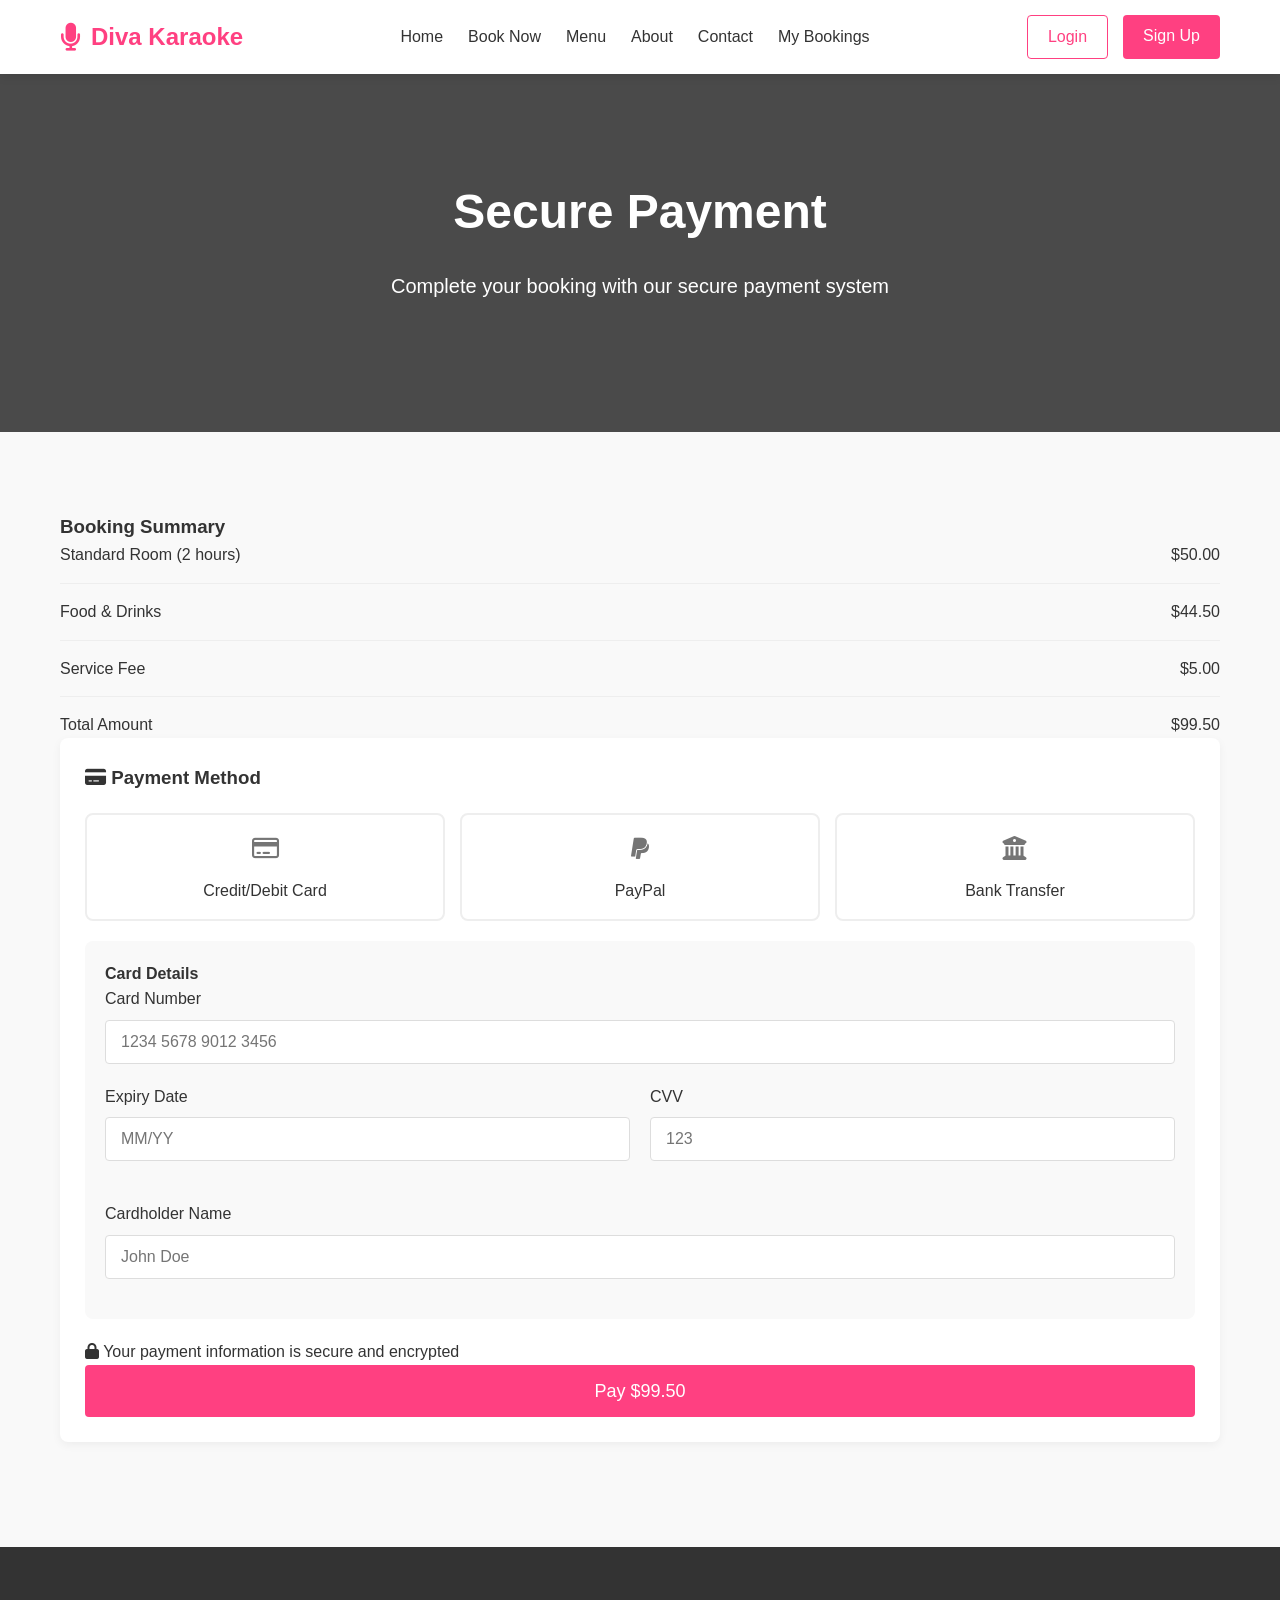
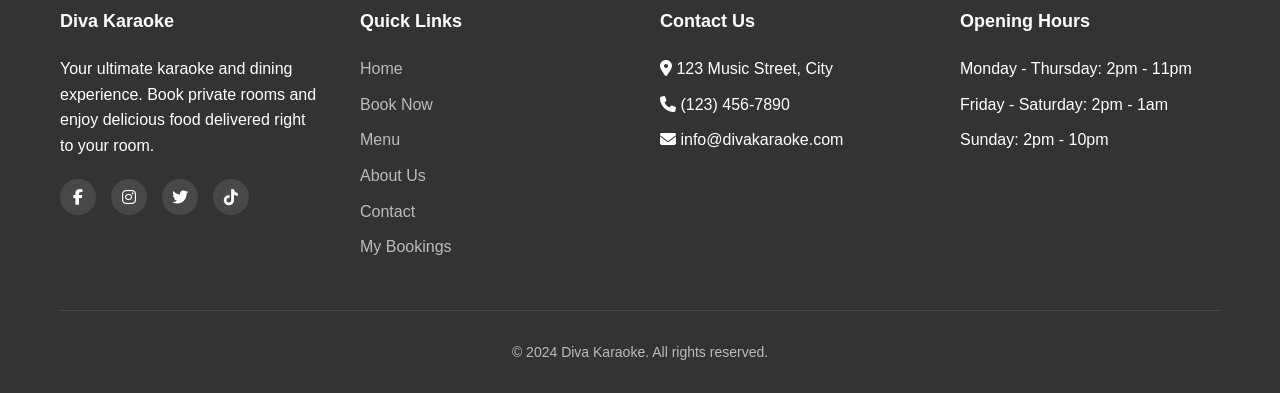
<file: payment.html>
<!DOCTYPE html>
<html lang="en">
<head>
    <meta charset="UTF-8">
    <meta name="viewport" content="width=device-width, initial-scale=1.0">
    <title>Payment | Diva Karaoke</title>
    <link rel="stylesheet" href="https://cdnjs.cloudflare.com/ajax/libs/font-awesome/6.4.0/css/all.min.css">
    <link rel="stylesheet" href="style.css">
</head>
<body>
    <!-- Header -->
    <header>
        <div class="container">
            <div class="header-content">
                <a href="index.html" class="logo">
                    <i class="fas fa-microphone"></i>
                    <span>Diva Karaoke</span>
                </a>
                <nav>
                    <ul>
                        <li><a href="index.html">Home</a></li>
                        <li><a href="booking.html">Book Now</a></li>
                        <li><a href="menu.html">Menu</a></li>
                        <li><a href="about.html">About</a></li>
                        <li><a href="contact.html">Contact</a></li>
                        <li><a href="booking-details.html">My Bookings</a></li>
                    </ul>
                </nav>
                <div class="auth-buttons">
                    <a href="#" class="btn btn-outline">Login</a>
                    <a href="#" class="btn btn-primary">Sign Up</a>
                </div>
            </div>
        </div>
    </header>

    <!-- Payment Hero -->
    <section class="hero" style="background: linear-gradient(rgba(0,0,0,0.7), rgba(0,0,0,0.7)), url('https://images.unsplash.com/photo-1556742049-0cfed4f6a45d?ixlib=rb-4.0.3&auto=format&fit=crop&w=1350&q=80');">
        <div class="container">
            <h1>Secure Payment</h1>
            <p>Complete your booking with our secure payment system</p>
        </div>
    </section>

    <!-- Payment Section -->
    <section class="section">
        <div class="container">
            <div class="payment-container">
                <div class="payment-summary-card">
                    <h3>Booking Summary</h3>
                    <div class="summary-details">
                        <div class="summary-item">
                            <span>Standard Room (2 hours)</span>
                            <span>$50.00</span>
                        </div>
                        <div class="summary-item">
                            <span>Food & Drinks</span>
                            <span>$44.50</span>
                        </div>
                        <div class="summary-item">
                            <span>Service Fee</span>
                            <span>$5.00</span>
                        </div>
                        <div class="summary-item total">
                            <span>Total Amount</span>
                            <span id="payment-amount">$99.50</span>
                        </div>
                    </div>
                </div>
                
                <div class="payment-section">
                    <h3><i class="fas fa-credit-card"></i> Payment Method</h3>
                    
                    <div class="payment-methods">
                        <label class="payment-method">
                            <input type="radio" name="payment-method" value="credit-card" checked>
                            <div class="payment-content">
                                <div class="payment-icon">
                                    <i class="far fa-credit-card"></i>
                                </div>
                                <div class="payment-name">Credit/Debit Card</div>
                            </div>
                        </label>
                        
                        <label class="payment-method">
                            <input type="radio" name="payment-method" value="paypal">
                            <div class="payment-content">
                                <div class="payment-icon">
                                    <i class="fab fa-paypal"></i>
                                </div>
                                <div class="payment-name">PayPal</div>
                            </div>
                        </label>
                        
                        <label class="payment-method">
                            <input type="radio" name="payment-method" value="bank-transfer">
                            <div class="payment-content">
                                <div class="payment-icon">
                                    <i class="fas fa-university"></i>
                                </div>
                                <div class="payment-name">Bank Transfer</div>
                            </div>
                        </label>
                    </div>
                    
                    <div class="payment-details" id="credit-card-details">
                        <h4>Card Details</h4>
                        <div class="form-group">
                            <label for="card-number">Card Number</label>
                            <input type="text" id="card-number" class="form-control" placeholder="1234 5678 9012 3456">
                        </div>
                        
                        <div class="form-row">
                            <div class="form-group">
                                <label for="expiry-date">Expiry Date</label>
                                <input type="text" id="expiry-date" class="form-control" placeholder="MM/YY">
                            </div>
                            <div class="form-group">
                                <label for="cvv">CVV</label>
                                <input type="text" id="cvv" class="form-control" placeholder="123">
                            </div>
                        </div>
                        
                        <div class="form-group">
                            <label for="cardholder-name">Cardholder Name</label>
                            <input type="text" id="cardholder-name" class="form-control" placeholder="John Doe">
                        </div>
                    </div>
                    
                    <div class="security-notice">
                        <i class="fas fa-lock"></i>
                        <span>Your payment information is secure and encrypted</span>
                    </div>
                    
                    <a href="booking-details.html" class="btn btn-primary btn-large" style="width: 100%; display: block; text-align: center;">
                        Pay $99.50
                    </a>
                </div>
            </div>
        </div>
    </section>

    <!-- Footer -->
    <footer>
        <div class="container">
            <div class="footer-content">
                <div class="footer-column">
                    <h3>Diva Karaoke</h3>
                    <p>Your ultimate karaoke and dining experience. Book private rooms and enjoy delicious food delivered right to your room.</p>
                    <div class="social-links">
                        <a href="#"><i class="fab fa-facebook-f"></i></a>
                        <a href="#"><i class="fab fa-instagram"></i></a>
                        <a href="#"><i class="fab fa-twitter"></i></a>
                        <a href="#"><i class="fab fa-tiktok"></i></a>
                    </div>
                </div>
                
                <div class="footer-column">
                    <h3>Quick Links</h3>
                    <ul>
                        <li><a href="index.html">Home</a></li>
                        <li><a href="booking.html">Book Now</a></li>
                        <li><a href="menu.html">Menu</a></li>
                        <li><a href="about.html">About Us</a></li>
                        <li><a href="contact.html">Contact</a></li>
                        <li><a href="booking-details.html">My Bookings</a></li>
                    </ul>
                </div>
                
                <div class="footer-column">
                    <h3>Contact Us</h3>
                    <ul>
                        <li><i class="fas fa-map-marker-alt"></i> 123 Music Street, City</li>
                        <li><i class="fas fa-phone"></i> (123) 456-7890</li>
                        <li><i class="fas fa-envelope"></i> info@divakaraoke.com</li>
                    </ul>
                </div>
                
                <div class="footer-column">
                    <h3>Opening Hours</h3>
                    <ul>
                        <li>Monday - Thursday: 2pm - 11pm</li>
                        <li>Friday - Saturday: 2pm - 1am</li>
                        <li>Sunday: 2pm - 10pm</li>
                    </ul>
                </div>
            </div>
            
            <div class="copyright">
                <p>&copy; 2024 Diva Karaoke. All rights reserved.</p>
            </div>
        </div>
    </footer>

    <script src="script.js"></script>
</body>
</html>
</file>
<file: style.css>
:root {
    --primary: #ff4081;
    --primary-dark: #d81b60;
    --secondary: #2196f3;
    --dark: #333;
    --light: #f5f5f5;
    --gray: #757575;
    --success: #4caf50;
}

* {
    margin: 0;
    padding: 0;
    box-sizing: border-box;
    font-family: 'Segoe UI', Tahoma, Geneva, Verdana, sans-serif;
}

body {
    background-color: #f9f9f9;
    color: var(--dark);
    line-height: 1.6;
}

.container {
    width: 100%;
    max-width: 1200px;
    margin: 0 auto;
    padding: 0 20px;
}

/* Header Styles */
header {
    background-color: white;
    box-shadow: 0 2px 10px rgba(0,0,0,0.1);
    position: sticky;
    top: 0;
    z-index: 100;
}

.header-content {
    display: flex;
    justify-content: space-between;
    align-items: center;
    padding: 15px 0;
}

.logo {
    display: flex;
    align-items: center;
    gap: 10px;
    color: var(--primary);
    font-size: 24px;
    font-weight: bold;
    text-decoration: none;
}

.logo i {
    font-size: 28px;
}

nav ul {
    display: flex;
    list-style: none;
    gap: 25px;
}

nav a {
    text-decoration: none;
    color: var(--dark);
    font-weight: 500;
    transition: color 0.3s;
}

nav a:hover, nav a.active {
    color: var(--primary);
}

.auth-buttons {
    display: flex;
    gap: 15px;
}

.btn {
    padding: 8px 20px;
    border-radius: 4px;
    font-weight: 500;
    cursor: pointer;
    transition: all 0.3s;
    border: none;
    text-decoration: none;
    display: inline-block;
    text-align: center;
}

.btn-outline {
    background: transparent;
    border: 1px solid var(--primary);
    color: var(--primary);
}

.btn-primary {
    background: var(--primary);
    color: white;
}

.btn-primary:hover {
    background: var(--primary-dark);
}

.btn-outline:hover {
    background: var(--primary);
    color: white;
}

/* Hero Section */
.hero {
    background: linear-gradient(rgba(0,0,0,0.7), rgba(0,0,0,0.7)), url('https://images.unsplash.com/photo-1514320291840-2e0a9bf2a9ae?ixlib=rb-4.0.3&auto=format&fit=crop&w=1350&q=80');
    background-size: cover;
    background-position: center;
    color: white;
    padding: 100px 0;
    text-align: center;
}

.hero h1 {
    font-size: 48px;
    margin-bottom: 20px;
}

.hero p {
    font-size: 20px;
    max-width: 700px;
    margin: 0 auto 30px;
}

.hero-buttons {
    display: flex;
    justify-content: center;
    gap: 15px;
}

.btn-large {
    padding: 12px 30px;
    font-size: 18px;
}

/* Booking Section */
.section {
    padding: 80px 0;
}

.section-title {
    text-align: center;
    margin-bottom: 50px;
}

.section-title h2 {
    font-size: 36px;
    color: var(--dark);
    margin-bottom: 15px;
}

.section-title p {
    color: var(--gray);
    max-width: 600px;
    margin: 0 auto;
}

.booking-form {
    background: white;
    border-radius: 8px;
    padding: 30px;
    box-shadow: 0 5px 15px rgba(0,0,0,0.05);
    max-width: 800px;
    margin: 0 auto;
}

.form-group {
    margin-bottom: 20px;
}

.form-group label {
    display: block;
    margin-bottom: 8px;
    font-weight: 500;
}

.form-control {
    width: 100%;
    padding: 12px 15px;
    border: 1px solid #ddd;
    border-radius: 4px;
    font-size: 16px;
}

.form-row {
    display: flex;
    gap: 20px;
}

.form-row .form-group {
    flex: 1;
}

/* Room Selection */
.room-selection {
    display: grid;
    grid-template-columns: repeat(auto-fill, minmax(250px, 1fr));
    gap: 20px;
    margin-top: 30px;
}

.room-card {
    background: white;
    border-radius: 8px;
    overflow: hidden;
    box-shadow: 0 3px 10px rgba(0,0,0,0.1);
    transition: transform 0.3s;
    cursor: pointer;
}

.room-card:hover {
    transform: translateY(-5px);
}

.room-card.selected {
    border: 2px solid var(--primary);
}

.room-image {
    height: 160px;
    background-color: #eee;
    background-size: cover;
    background-position: center;
}

.room-details {
    padding: 15px;
}

.room-details h3 {
    margin-bottom: 10px;
}

.room-features {
    display: flex;
    justify-content: space-between;
    color: var(--gray);
    font-size: 14px;
    margin-bottom: 10px;
}

.room-price {
    color: var(--primary);
    font-weight: bold;
    font-size: 18px;
}

/* Food Menu */
.food-categories {
    display: flex;
    justify-content: center;
    gap: 15px;
    margin-bottom: 30px;
    flex-wrap: wrap;
}

.category-btn {
    padding: 8px 20px;
    background: white;
    border: 1px solid #ddd;
    border-radius: 30px;
    cursor: pointer;
    transition: all 0.3s;
}

.category-btn.active {
    background: var(--primary);
    color: white;
    border-color: var(--primary);
}

.food-menu {
    display: grid;
    grid-template-columns: repeat(auto-fill, minmax(280px, 1fr));
    gap: 25px;
}

.food-item {
    background: white;
    border-radius: 8px;
    overflow: hidden;
    box-shadow: 0 3px 10px rgba(0,0,0,0.1);
}

.food-image {
    height: 180px;
    background-color: #eee;
    background-size: cover;
    background-position: center;
}

.food-details {
    padding: 15px;
}

.food-details h3 {
    margin-bottom: 5px;
}

.food-description {
    color: var(--gray);
    font-size: 14px;
    margin-bottom: 10px;
}

.food-price {
    display: flex;
    justify-content: space-between;
    align-items: center;
}

.price {
    font-weight: bold;
    color: var(--primary);
}

.quantity-controls {
    display: flex;
    align-items: center;
    gap: 10px;
}

.quantity-btn {
    width: 30px;
    height: 30px;
    border-radius: 50%;
    border: 1px solid var(--primary);
    background: white;
    color: var(--primary);
    display: flex;
    align-items: center;
    justify-content: center;
    cursor: pointer;
}

.quantity {
    font-weight: bold;
    min-width: 30px;
    text-align: center;
}

/* Cart */
.cart-section {
    background: white;
    border-radius: 8px;
    padding: 30px;
    box-shadow: 0 5px 15px rgba(0,0,0,0.05);
    margin-top: 40px;
}

.cart-header {
    display: flex;
    justify-content: space-between;
    align-items: center;
    margin-bottom: 20px;
    padding-bottom: 15px;
    border-bottom: 1px solid #eee;
}

.cart-items {
    margin-bottom: 20px;
}

.cart-item {
    display: flex;
    justify-content: space-between;
    align-items: center;
    padding: 10px 0;
    border-bottom: 1px solid #eee;
}

.cart-item-details {
    display: flex;
    align-items: center;
    gap: 15px;
}

.cart-item-image {
    width: 60px;
    height: 60px;
    border-radius: 8px;
    background-color: #eee;
    background-size: cover;
    background-position: center;
}

.cart-item-info h4 {
    margin-bottom: 5px;
}

.cart-item-info p {
    color: var(--gray);
    font-size: 14px;
}

.cart-item-price {
    font-weight: bold;
}

.cart-total {
    display: flex;
    justify-content: space-between;
    font-size: 18px;
    font-weight: bold;
    padding-top: 15px;
    border-top: 1px solid #eee;
}

/* Booking Summary */
.booking-summary {
    background: white;
    border-radius: 8px;
    padding: 30px;
    box-shadow: 0 5px 15px rgba(0,0,0,0.05);
    margin-bottom: 30px;
}

.summary-item {
    display: flex;
    justify-content: space-between;
    margin-bottom: 15px;
    padding-bottom: 15px;
    border-bottom: 1px solid #eee;
}

.summary-item:last-child {
    border-bottom: none;
    margin-bottom: 0;
    padding-bottom: 0;
}

.summary-total {
    font-size: 20px;
    font-weight: bold;
    color: var(--primary);
}

/* Confirmation Page */
.confirmation {
    text-align: center;
    padding: 60px 0;
}

.confirmation-icon {
    font-size: 80px;
    color: var(--success);
    margin-bottom: 30px;
}

.confirmation h1 {
    font-size: 42px;
    margin-bottom: 20px;
    color: var(--dark);
}

.confirmation p {
    font-size: 18px;
    color: var(--gray);
    max-width: 600px;
    margin: 0 auto 30px;
}

.confirmation-details {
    background: white;
    border-radius: 8px;
    padding: 30px;
    box-shadow: 0 5px 15px rgba(0,0,0,0.05);
    max-width: 600px;
    margin: 0 auto 40px;
    text-align: left;
}

.confirmation-details h3 {
    margin-bottom: 20px;
    padding-bottom: 15px;
    border-bottom: 1px solid #eee;
}

.detail-row {
    display: flex;
    justify-content: space-between;
    margin-bottom: 15px;
}

.detail-row:last-child {
    margin-bottom: 0;
}

/* Progress Bar Styles for 4 Steps */
.progress-bar {
    display: flex;
    justify-content: center;
    margin-bottom: 50px;
}

.progress-step {
    display: flex;
    flex-direction: column;
    align-items: center;
    position: relative;
    width: 120px; /* Reduced width to accommodate 4 steps */
}

.progress-step:not(:last-child):after {
    content: '';
    position: absolute;
    top: 20px;
    left: 60px; /* Adjusted for 4 steps */
    width: 120px; /* Reduced width for 4 steps */
    height: 2px;
    background: #ddd;
    z-index: 1;
}

.step-number {
    width: 40px;
    height: 40px;
    border-radius: 50%;
    background: #ddd;
    color: white;
    display: flex;
    align-items: center;
    justify-content: center;
    font-weight: bold;
    margin-bottom: 10px;
    z-index: 2;
}

.step-label {
    font-size: 14px;
    color: var(--gray);
    text-align: center;
}

.progress-step.active .step-number {
    background: var(--primary);
}

.progress-step.completed .step-number {
    background: var(--success);
}

.progress-step.completed:after {
    background: var(--success);
}

/* Responsive adjustments for progress bar */
@media (max-width: 768px) {
    .progress-step {
        width: 80px;
    }
    
    .progress-step:not(:last-child):after {
        width: 80px;
        left: 40px;
    }
    
    .step-label {
        font-size: 12px;
    }
}

@media (max-width: 480px) {
    .progress-step {
        width: 60px;
    }
    
    .progress-step:not(:last-child):after {
        width: 60px;
        left: 30px;
    }
    
    .step-label {
        font-size: 10px;
    }
    
    .step-number {
        width: 30px;
        height: 30px;
        font-size: 14px;
    }
}

/* Footer */
footer {
    background: var(--dark);
    color: white;
    padding: 60px 0 30px;
}

.footer-content {
    display: grid;
    grid-template-columns: repeat(auto-fit, minmax(250px, 1fr));
    gap: 40px;
    margin-bottom: 40px;
}

.footer-column h3 {
    margin-bottom: 20px;
    font-size: 18px;
}

.footer-column ul {
    list-style: none;
}

.footer-column ul li {
    margin-bottom: 10px;
}

.footer-column a {
    color: #bbb;
    text-decoration: none;
    transition: color 0.3s;
}

.footer-column a:hover {
    color: white;
}

.social-links {
    display: flex;
    gap: 15px;
    margin-top: 20px;
}

.social-links a {
    display: flex;
    align-items: center;
    justify-content: center;
    width: 36px;
    height: 36px;
    border-radius: 50%;
    background: rgba(255,255,255,0.1);
    color: white;
    transition: background 0.3s;
}

.social-links a:hover {
    background: var(--primary);
}

.copyright {
    text-align: center;
    padding-top: 30px;
    border-top: 1px solid rgba(255,255,255,0.1);
    color: #bbb;
    font-size: 14px;
}

/* Responsive */
@media (max-width: 768px) {
    .header-content {
        flex-direction: column;
        gap: 15px;
    }
    
    .form-row {
        flex-direction: column;
        gap: 0;
    }
    
    .hero h1 {
        font-size: 36px;
    }
    
    .hero p {
        font-size: 18px;
    }
    
    .progress-step:not(:last-child):after {
        width: 100px;
    }
}

/* Menu Page Styles */
.menu-categories {
    margin-bottom: 40px;
}

.category-tabs {
    display: flex;
    justify-content: center;
    gap: 10px;
    margin-bottom: 30px;
    flex-wrap: wrap;
}

.tab-btn {
    padding: 10px 20px;
    background: white;
    border: 1px solid #ddd;
    border-radius: 4px;
    cursor: pointer;
    transition: all 0.3s;
}

.tab-btn.active {
    background: var(--primary);
    color: white;
    border-color: var(--primary);
}

.category-content {
    display: none;
}

.category-content.active {
    display: block;
}

.menu-items {
    display: grid;
    grid-template-columns: repeat(auto-fill, minmax(300px, 1fr));
    gap: 30px;
}

.menu-item {
    background: white;
    border-radius: 8px;
    overflow: hidden;
    box-shadow: 0 3px 10px rgba(0,0,0,0.1);
    transition: transform 0.3s;
}

.menu-item:hover {
    transform: translateY(-5px);
}

.item-image {
    height: 200px;
    background-color: #eee;
    background-size: cover;
    background-position: center;
}

.item-details {
    padding: 20px;
}

.item-details h3 {
    margin-bottom: 10px;
}

.item-details p {
    color: var(--gray);
    margin-bottom: 15px;
}

.item-price {
    font-weight: bold;
    color: var(--primary);
    font-size: 18px;
}

/* About Page Styles */
.about-content {
    display: grid;
    grid-template-columns: 1fr 1fr;
    gap: 50px;
    align-items: center;
}

.about-text h2 {
    margin-bottom: 20px;
}

.about-text p {
    margin-bottom: 20px;
}

.about-image .image-placeholder {
    height: 400px;
    border-radius: 8px;
    background-color: #eee;
    background-size: cover;
    background-position: center;
}

.features-grid {
    display: grid;
    grid-template-columns: repeat(auto-fill, minmax(300px, 1fr));
    gap: 30px;
}

.feature-card {
    background: white;
    border-radius: 8px;
    padding: 30px;
    text-align: center;
    box-shadow: 0 3px 10px rgba(0,0,0,0.1);
    transition: transform 0.3s;
}

.feature-card:hover {
    transform: translateY(-5px);
}

.feature-icon {
    width: 70px;
    height: 70px;
    border-radius: 50%;
    background: var(--primary);
    color: white;
    display: flex;
    align-items: center;
    justify-content: center;
    margin: 0 auto 20px;
    font-size: 24px;
}

.feature-card h3 {
    margin-bottom: 15px;
}

.team-grid {
    display: grid;
    grid-template-columns: repeat(auto-fill, minmax(250px, 1fr));
    gap: 30px;
}

.team-member {
    text-align: center;
}

.member-photo {
    width: 200px;
    height: 200px;
    border-radius: 50%;
    background-color: #eee;
    background-size: cover;
    background-position: center;
    margin: 0 auto 20px;
}

.member-role {
    color: var(--primary);
    font-weight: bold;
    margin-bottom: 10px;
}

/* Contact Page Styles */
.contact-content {
    display: grid;
    grid-template-columns: 1fr 1fr;
    gap: 50px;
}

.contact-details {
    margin: 30px 0;
}

.contact-item {
    display: flex;
    gap: 20px;
    margin-bottom: 30px;
}

.contact-icon {
    width: 50px;
    height: 50px;
    border-radius: 50%;
    background: var(--primary);
    color: white;
    display: flex;
    align-items: center;
    justify-content: center;
    font-size: 18px;
    flex-shrink: 0;
}

.contact-text h3 {
    margin-bottom: 5px;
}

.contact-form-container {
    background: white;
    border-radius: 8px;
    padding: 30px;
    box-shadow: 0 5px 15px rgba(0,0,0,0.05);
}

.contact-form .form-group {
    margin-bottom: 20px;
}

.map-container {
    margin-top: 40px;
}

.map-placeholder {
    height: 400px;
    background-color: #eee;
    border-radius: 8px;
    display: flex;
    align-items: center;
    justify-content: center;
    margin-top: 20px;
}

.map-content {
    text-align: center;
    color: var(--gray);
}

.map-content i {
    font-size: 48px;
    margin-bottom: 15px;
    color: var(--primary);
}

/* FAQ Styles */
.faq-container {
    max-width: 800px;
    margin: 0 auto;
}

.faq-item {
    background: white;
    border-radius: 8px;
    margin-bottom: 15px;
    overflow: hidden;
    box-shadow: 0 3px 10px rgba(0,0,0,0.05);
}

.faq-question {
    padding: 20px;
    display: flex;
    justify-content: space-between;
    align-items: center;
    cursor: pointer;
}

.faq-question h3 {
    margin: 0;
    font-size: 18px;
}

.faq-answer {
    padding: 0 20px;
    max-height: 0;
    overflow: hidden;
    transition: all 0.3s;
}

.faq-item.active .faq-answer {
    padding: 0 20px 20px;
    max-height: 200px;
}

/* Responsive Styles */
@media (max-width: 768px) {
    .about-content {
        grid-template-columns: 1fr;
    }
    
    .contact-content {
        grid-template-columns: 1fr;
    }
    
    .menu-items {
        grid-template-columns: 1fr;
    }
}

/* Admin Page Styles */
.admin-container {
    display: flex;
    min-height: calc(100vh - 80px);
}

.admin-sidebar {
    width: 250px;
    background: var(--dark);
    color: white;
    padding: 20px 0;
}

.admin-logo {
    padding: 0 20px 20px;
    border-bottom: 1px solid rgba(255,255,255,0.1);
    margin-bottom: 20px;
}

.admin-logo h2 {
    color: white;
    display: flex;
    align-items: center;
    gap: 10px;
}

.admin-menu {
    list-style: none;
}

.admin-menu li {
    margin-bottom: 5px;
}

.admin-menu a {
    display: flex;
    align-items: center;
    gap: 10px;
    padding: 12px 20px;
    color: #bbb;
    text-decoration: none;
    transition: all 0.3s;
}

.admin-menu a:hover, .admin-menu a.active {
    background: rgba(255,255,255,0.1);
    color: white;
}

.admin-menu i {
    width: 20px;
    text-align: center;
}

.admin-content {
    flex: 1;
    padding: 20px;
    background: #f5f5f5;
}

.admin-header {
    display: flex;
    justify-content: space-between;
    align-items: center;
    margin-bottom: 30px;
    background: white;
    padding: 20px;
    border-radius: 8px;
    box-shadow: 0 2px 5px rgba(0,0,0,0.05);
}

.admin-stats {
    display: grid;
    grid-template-columns: repeat(auto-fit, minmax(200px, 1fr));
    gap: 20px;
    margin-bottom: 30px;
}

.stat-card {
    background: white;
    padding: 20px;
    border-radius: 8px;
    box-shadow: 0 2px 5px rgba(0,0,0,0.05);
    text-align: center;
}

.stat-number {
    font-size: 32px;
    font-weight: bold;
    color: var(--primary);
    margin-bottom: 10px;
}

.stat-label {
    color: var(--gray);
    font-size: 14px;
}

.admin-section {
    background: white;
    border-radius: 8px;
    padding: 20px;
    margin-bottom: 30px;
    box-shadow: 0 2px 5px rgba(0,0,0,0.05);
}

.section-header {
    display: flex;
    justify-content: space-between;
    align-items: center;
    margin-bottom: 20px;
    padding-bottom: 15px;
    border-bottom: 1px solid #eee;
}

.data-table {
    width: 100%;
    border-collapse: collapse;
}

.data-table th, .data-table td {
    padding: 12px 15px;
    text-align: left;
    border-bottom: 1px solid #eee;
}

.data-table th {
    background: #f9f9f9;
    font-weight: 600;
}

.data-table tr:hover {
    background: #f9f9f9;
}

.status-badge {
    padding: 4px 8px;
    border-radius: 4px;
    font-size: 12px;
    font-weight: 500;
}

.status-confirmed {
    background: #e8f5e9;
    color: #2e7d32;
}

.status-pending {
    background: #fff3e0;
    color: #ef6c00;
}

.status-cancelled {
    background: #ffebee;
    color: #c62828;
}

.action-buttons {
    display: flex;
    gap: 5px;
}

.btn-sm {
    padding: 5px 10px;
    font-size: 12px;
}

.form-row {
    display: grid;
    grid-template-columns: 1fr 1fr;
    gap: 20px;
    margin-bottom: 20px;
}

.modal {
    display: none;
    position: fixed;
    top: 0;
    left: 0;
    width: 100%;
    height: 100%;
    background: rgba(0,0,0,0.5);
    z-index: 1000;
    align-items: center;
    justify-content: center;
}

.modal.active {
    display: flex;
}

.modal-content {
    background: white;
    border-radius: 8px;
    width: 90%;
    max-width: 600px;
    max-height: 90vh;
    overflow-y: auto;
}

.modal-header {
    padding: 20px;
    border-bottom: 1px solid #eee;
    display: flex;
    justify-content: space-between;
    align-items: center;
}

.modal-body {
    padding: 20px;
}

.modal-footer {
    padding: 20px;
    border-top: 1px solid #eee;
    display: flex;
    justify-content: flex-end;
    gap: 10px;
}

.close-modal {
    background: none;
    border: none;
    font-size: 24px;
    cursor: pointer;
    color: var(--gray);
}

.room-images {
    display: grid;
    grid-template-columns: repeat(auto-fit, minmax(100px, 1fr));
    gap: 10px;
    margin-bottom: 20px;
}

.room-image {
    height: 100px;
    background-size: cover;
    background-position: center;
    border-radius: 4px;
    cursor: pointer;
    position: relative;
}

.room-image.active {
    border: 2px solid var(--primary);
}

.room-image .remove-image {
    position: absolute;
    top: 5px;
    right: 5px;
    background: rgba(255,0,0,0.8);
    color: white;
    border: none;
    border-radius: 50%;
    width: 20px;
    height: 20px;
    font-size: 12px;
    cursor: pointer;
}

/* Responsive Admin Styles */
@media (max-width: 768px) {
    .admin-container {
        flex-direction: column;
    }
    
    .admin-sidebar {
        width: 100%;
        padding: 10px 0;
    }
    
    .admin-menu {
        display: flex;
        overflow-x: auto;
        padding: 0 10px;
    }
    
    .admin-menu li {
        margin-bottom: 0;
        margin-right: 5px;
    }
    
    .admin-menu a {
        white-space: nowrap;
        padding: 10px 15px;
    }
    
    .form-row {
        grid-template-columns: 1fr;
        gap: 0;
    }
    
    .data-table {
        display: block;
        overflow-x: auto;
    }
}

/* Report Styles */
.report-stats {
    display: grid;
    grid-template-columns: repeat(auto-fit, minmax(200px, 1fr));
    gap: 20px;
    margin-bottom: 30px;
}

.report-charts {
    display: grid;
    grid-template-columns: repeat(auto-fit, minmax(300px, 1fr));
    gap: 30px;
    margin-bottom: 30px;
}

.chart-section {
    background: #f9f9f9;
    padding: 20px;
    border-radius: 8px;
    border: 1px solid #eee;
}

.chart-section h4 {
    margin-bottom: 15px;
    color: var(--dark);
}

.chart-container {
    min-height: 200px;
}

/* Bar Chart Styles */
.bar-chart {
    display: flex;
    align-items: end;
    gap: 15px;
    height: 150px;
    padding: 20px 0;
}

.bar-item {
    display: flex;
    flex-direction: column;
    align-items: center;
    flex: 1;
}

.bar-label {
    font-size: 12px;
    margin-bottom: 5px;
    color: var(--gray);
}

.bar-container {
    height: 100px;
    width: 30px;
    background: #f0f0f0;
    border-radius: 4px 4px 0 0;
    position: relative;
    display: flex;
    align-items: end;
}

.bar {
    background: var(--primary);
    border-radius: 4px 4px 0 0;
    width: 100%;
    transition: height 0.3s ease;
}

.bar-value {
    font-size: 11px;
    margin-top: 5px;
    font-weight: 600;
}

/* Room Performance Styles */
.room-performance {
    display: flex;
    flex-direction: column;
    gap: 15px;
}

.performance-item {
    display: flex;
    flex-direction: column;
    gap: 5px;
}

.room-name {
    font-weight: 600;
    font-size: 14px;
}

.performance-stats {
    display: flex;
    justify-content: space-between;
    font-size: 12px;
    color: var(--gray);
}

.performance-bar {
    height: 8px;
    background: #f0f0f0;
    border-radius: 4px;
    overflow: hidden;
}

.performance-bar .fill {
    height: 100%;
    background: var(--secondary);
    border-radius: 4px;
    transition: width 0.3s ease;
}

/* Peak Hours Styles */
.peak-hours {
    display: flex;
    flex-direction: column;
    gap: 10px;
}

.hour-item {
    display: flex;
    align-items: center;
    gap: 10px;
}

.hour-label {
    width: 50px;
    font-size: 12px;
    color: var(--gray);
}

.hour-bar-container {
    flex: 1;
    height: 20px;
    background: #f0f0f0;
    border-radius: 10px;
    overflow: hidden;
}

.hour-bar {
    height: 100%;
    background: var(--primary);
    border-radius: 10px;
    transition: width 0.3s ease;
}

.hour-count {
    width: 30px;
    text-align: right;
    font-size: 12px;
    font-weight: 600;
}

/* Detailed Reports */
.detailed-reports {
    margin-top: 30px;
}

.report-table {
    background: white;
    padding: 20px;
    border-radius: 8px;
    box-shadow: 0 2px 5px rgba(0,0,0,0.05);
}

.report-table h4 {
    margin-bottom: 15px;
    color: var(--dark);
}

/* Filter and Search Styles */
.filter-options, .search-box {
    display: flex;
    gap: 10px;
    align-items: center;
}

.filter-options select {
    min-width: 150px;
}

.search-box input {
    min-width: 200px;
}

/* Report Actions */
.report-actions {
    display: flex;
    gap: 10px;
}

/* Responsive Report Styles */
@media (max-width: 768px) {
    .report-charts {
        grid-template-columns: 1fr;
    }
    
    .bar-chart {
        gap: 10px;
    }
    
    .bar-container {
        width: 20px;
    }
    
    .filter-options, .search-box {
        flex-direction: column;
        align-items: stretch;
    }
    
    .filter-options select, .search-box input {
        width: 100%;
    }
}

/* Booking Details Styles */
.booking-details-container {
    max-width: 1000px;
    margin: 0 auto;
}

.booking-summary-card {
    background: white;
    border-radius: 12px;
    padding: 30px;
    box-shadow: 0 5px 20px rgba(0,0,0,0.1);
    margin-bottom: 30px;
    border-left: 4px solid var(--primary);
}

.booking-header {
    display: flex;
    justify-content: space-between;
    align-items: center;
    margin-bottom: 25px;
    padding-bottom: 20px;
    border-bottom: 1px solid #eee;
}

.booking-status {
    display: flex;
    align-items: center;
    gap: 8px;
    padding: 8px 16px;
    border-radius: 20px;
    font-weight: 600;
    font-size: 14px;
}

.booking-actions {
    display: flex;
    gap: 10px;
}

.info-grid {
    display: grid;
    grid-template-columns: repeat(auto-fit, minmax(250px, 1fr));
    gap: 20px;
}

.info-item {
    display: flex;
    flex-direction: column;
    gap: 5px;
}

.info-item label {
    font-weight: 600;
    color: var(--gray);
    font-size: 14px;
}

.info-item span {
    font-size: 16px;
    color: var(--dark);
}

.info-item .price {
    font-size: 20px;
    font-weight: bold;
    color: var(--primary);
}

.details-section {
    background: white;
    border-radius: 12px;
    padding: 30px;
    margin-bottom: 25px;
    box-shadow: 0 3px 15px rgba(0,0,0,0.08);
}

.details-section h3 {
    display: flex;
    align-items: center;
    gap: 10px;
    margin-bottom: 20px;
    color: var(--dark);
    font-size: 20px;
}

.details-section h3 i {
    color: var(--primary);
}

.room-details-content {
    display: grid;
    grid-template-columns: 300px 1fr;
    gap: 30px;
    align-items: start;
}

.room-image {
    border-radius: 8px;
    overflow: hidden;
    box-shadow: 0 4px 15px rgba(0,0,0,0.1);
}

.room-image img {
    width: 100%;
    height: 200px;
    object-fit: cover;
}

.room-info h4 {
    margin-bottom: 10px;
    color: var(--dark);
    font-size: 22px;
}

.room-info p {
    color: var(--gray);
    margin-bottom: 20px;
    line-height: 1.6;
}

.room-features {
    display: grid;
    grid-template-columns: 1fr 1fr;
    gap: 15px;
}

.feature {
    display: flex;
    align-items: center;
    gap: 10px;
    padding: 8px 0;
}

.feature i {
    color: var(--primary);
    width: 20px;
    text-align: center;
}

.food-order {
    background: #f9f9f9;
    border-radius: 8px;
    padding: 20px;
}

.order-items {
    margin-bottom: 20px;
}

.order-item {
    display: flex;
    justify-content: space-between;
    align-items: center;
    padding: 15px 0;
    border-bottom: 1px solid #eee;
}

.order-item:last-child {
    border-bottom: none;
}

.item-info h5 {
    margin-bottom: 5px;
    color: var(--dark);
}

.item-info p {
    color: var(--gray);
    font-size: 14px;
    margin: 0;
}

.item-quantity {
    font-weight: 600;
    color: var(--dark);
}

.item-price {
    font-weight: 600;
    color: var(--primary);
}

.order-total {
    border-top: 2px solid #ddd;
    padding-top: 15px;
}

.total-row {
    display: flex;
    justify-content: space-between;
    margin-bottom: 10px;
    font-size: 16px;
}

.grand-total {
    font-size: 18px;
    font-weight: bold;
    color: var(--primary);
    border-top: 1px solid #ddd;
    padding-top: 10px;
    margin-top: 10px;
}

.location-info {
    display: grid;
    grid-template-columns: 1fr 300px;
    gap: 30px;
}

.contact-item {
    display: flex;
    gap: 15px;
    margin-bottom: 20px;
    align-items: flex-start;
}

.contact-item i {
    color: var(--primary);
    font-size: 18px;
    margin-top: 2px;
}

.contact-item strong {
    display: block;
    margin-bottom: 5px;
    color: var(--dark);
}

.contact-item p {
    color: var(--gray);
    margin: 0;
}

.location-map .map-placeholder {
    height: 200px;
    background: #f5f5f5;
    border-radius: 8px;
    display: flex;
    flex-direction: column;
    align-items: center;
    justify-content: center;
    color: var(--gray);
    border: 2px dashed #ddd;
}

.location-map .map-placeholder i {
    font-size: 48px;
    margin-bottom: 10px;
    color: var(--primary);
}

.important-info {
    background: linear-gradient(135deg, #f8f9fa 0%, #e9ecef 100%);
    border-left: 4px solid var(--secondary);
}

.info-list {
    display: flex;
    flex-direction: column;
    gap: 20px;
}

.info-list .info-item {
    display: flex;
    gap: 15px;
    align-items: flex-start;
}

.info-list .info-item i {
    color: var(--secondary);
    font-size: 18px;
    margin-top: 2px;
}

.info-list .info-item strong {
    display: block;
    margin-bottom: 5px;
    color: var(--dark);
}

.info-list .info-item p {
    color: var(--gray);
    margin: 0;
    line-height: 1.5;
}

.action-buttons-container {
    display: flex;
    justify-content: center;
    gap: 15px;
    margin-top: 30px;
    flex-wrap: wrap;
}

/* Print Styles */
@media print {
    header, footer, .booking-actions, .action-buttons-container {
        display: none !important;
    }
    
    .booking-details-container {
        box-shadow: none !important;
    }
    
    .details-section {
        break-inside: avoid;
        box-shadow: none !important;
        border: 1px solid #ddd !important;
    }
}

/* Responsive Booking Details */
@media (max-width: 768px) {
    .booking-header {
        flex-direction: column;
        gap: 15px;
        align-items: stretch;
    }
    
    .booking-actions {
        justify-content: center;
    }
    
    .room-details-content {
        grid-template-columns: 1fr;
    }
    
    .room-features {
        grid-template-columns: 1fr;
    }
    
    .location-info {
        grid-template-columns: 1fr;
    }
    
    .action-buttons-container {
        flex-direction: column;
    }
    
    .action-buttons-container .btn {
        width: 100%;
        text-align: center;
    }
    
    .info-grid {
        grid-template-columns: 1fr;
    }
}

/* Add these styles to your existing style.css */

/* Order Tracking Styles */
.tracking-container {
    max-width: 800px;
    margin: 0 auto;
}

.tracking-card {
    background: white;
    border-radius: 12px;
    padding: 30px;
    box-shadow: 0 5px 20px rgba(0,0,0,0.1);
    margin-bottom: 25px;
}

.tracking-header {
    display: flex;
    justify-content: space-between;
    align-items: center;
    margin-bottom: 30px;
    padding-bottom: 20px;
    border-bottom: 1px solid #eee;
}

.tracking-timeline {
    position: relative;
    margin-bottom: 30px;
}

.timeline-item {
    display: flex;
    margin-bottom: 25px;
    position: relative;
}

.timeline-item:last-child {
    margin-bottom: 0;
}

.timeline-marker {
    width: 20px;
    height: 20px;
    border-radius: 50%;
    background: #ddd;
    margin-right: 20px;
    flex-shrink: 0;
    position: relative;
    z-index: 2;
}

.timeline-item.active .timeline-marker {
    background: var(--primary);
    box-shadow: 0 0 0 4px rgba(255, 64, 129, 0.2);
}

.timeline-content {
    flex: 1;
}

.timeline-content h4 {
    margin-bottom: 5px;
    color: var(--dark);
}

.timeline-content p {
    color: var(--gray);
    margin-bottom: 5px;
}

.timeline-time {
    font-size: 12px;
    color: var(--gray);
}

.timeline-item:not(:last-child)::after {
    content: '';
    position: absolute;
    top: 20px;
    left: 10px;
    width: 2px;
    height: calc(100% + 5px);
    background: #ddd;
    z-index: 1;
}

.timeline-item.active:not(:last-child)::after {
    background: var(--primary);
}

.food-items-status {
    margin-bottom: 25px;
}

.food-items-status h4 {
    margin-bottom: 15px;
    color: var(--dark);
}

.food-status-item {
    display: flex;
    justify-content: space-between;
    align-items: center;
    padding: 10px 0;
    border-bottom: 1px solid #eee;
}

.food-status-item:last-child {
    border-bottom: none;
}

.food-name {
    font-weight: 500;
}

.estimated-delivery {
    text-align: center;
    padding: 20px;
    background: #f9f9f9;
    border-radius: 8px;
}

.estimated-delivery h4 {
    margin-bottom: 10px;
    color: var(--dark);
}

.delivery-time {
    font-size: 24px;
    font-weight: bold;
    color: var(--primary);
}

.tracking-actions {
    display: flex;
    justify-content: center;
    gap: 15px;
}

/* Customizations Styles */
.customizations-section {
    background: white;
    border-radius: 8px;
    padding: 25px;
    margin-bottom: 25px;
    box-shadow: 0 3px 10px rgba(0,0,0,0.05);
}

.customizations-list {
    margin: 15px 0;
}

.customization-item {
    display: flex;
    justify-content: space-between;
    align-items: center;
    padding: 10px 15px;
    background: #f9f9f9;
    border-radius: 4px;
    margin-bottom: 10px;
}

.no-customizations {
    text-align: center;
    color: var(--gray);
    font-style: italic;
    padding: 20px;
}

.add-customization-form {
    display: flex;
    gap: 10px;
}

.add-customization-form .form-control {
    flex: 1;
}

/* Payment Styles */
.payment-section {
    background: white;
    border-radius: 8px;
    padding: 25px;
    margin-bottom: 25px;
    box-shadow: 0 3px 10px rgba(0,0,0,0.05);
}

.payment-methods {
    display: grid;
    grid-template-columns: repeat(auto-fit, minmax(200px, 1fr));
    gap: 15px;
    margin: 20px 0;
}

.payment-method {
    border: 2px solid #eee;
    border-radius: 8px;
    padding: 15px;
    cursor: pointer;
    transition: all 0.3s;
    text-align: center;
}

.payment-method:hover {
    border-color: var(--primary);
}

.payment-method.selected {
    border-color: var(--primary);
    background: rgba(255, 64, 129, 0.05);
}

.payment-method input {
    display: none;
}

.payment-icon {
    font-size: 24px;
    margin-bottom: 10px;
    color: var(--gray);
}

.payment-method.selected .payment-icon {
    color: var(--primary);
}

.payment-details {
    margin: 20px 0;
    padding: 20px;
    background: #f9f9f9;
    border-radius: 8px;
}

.payment-summary {
    display: flex;
    justify-content: space-between;
    font-size: 18px;
    font-weight: bold;
    margin-top: 10px;
    padding-top: 10px;
    border-top: 1px solid #ddd;
}

/* Customer Management Styles */
.customer-actions {
    display: flex;
    gap: 5px;
}

.customer-status-badge {
    padding: 4px 8px;
    border-radius: 4px;
    font-size: 12px;
    font-weight: 500;
}

.status-active {
    background: #e8f5e9;
    color: #2e7d32;
}

.status-inactive {
    background: #ffebee;
    color: #c62828;
}

.customer-details-modal {
    max-width: 500px;
}

.customer-info {
    display: grid;
    grid-template-columns: 1fr 1fr;
    gap: 15px;
    margin-bottom: 20px;
}

.customer-bookings {
    max-height: 300px;
    overflow-y: auto;
}

.customer-booking {
    padding: 10px;
    border: 1px solid #eee;
    border-radius: 4px;
    margin-bottom: 10px;
    font-size: 14px;
}

/* Enhanced Status Badges */
.status-preparing {
    background: #fff3e0;
    color: #ef6c00;
}

.status-ready {
    background: #e8f5e9;
    color: #2e7d32;
}

.status-delivered {
    background: #e3f2fd;
    color: #1565c0;
}

.status-paid {
    background: #e8f5e9;
    color: #2e7d32;
}

.status-refunded {
    background: #f3e5f5;
    color: #7b1fa2;
}

/* Responsive Styles */
@media (max-width: 768px) {
    .tracking-header {
        flex-direction: column;
        gap: 15px;
        align-items: flex-start;
    }
    
    .add-customization-form {
        flex-direction: column;
    }
    
    .payment-methods {
        grid-template-columns: 1fr;
    }
    
    .customer-info {
        grid-template-columns: 1fr;
    }
    
    .tracking-actions {
        flex-direction: column;
    }
}
</file>
